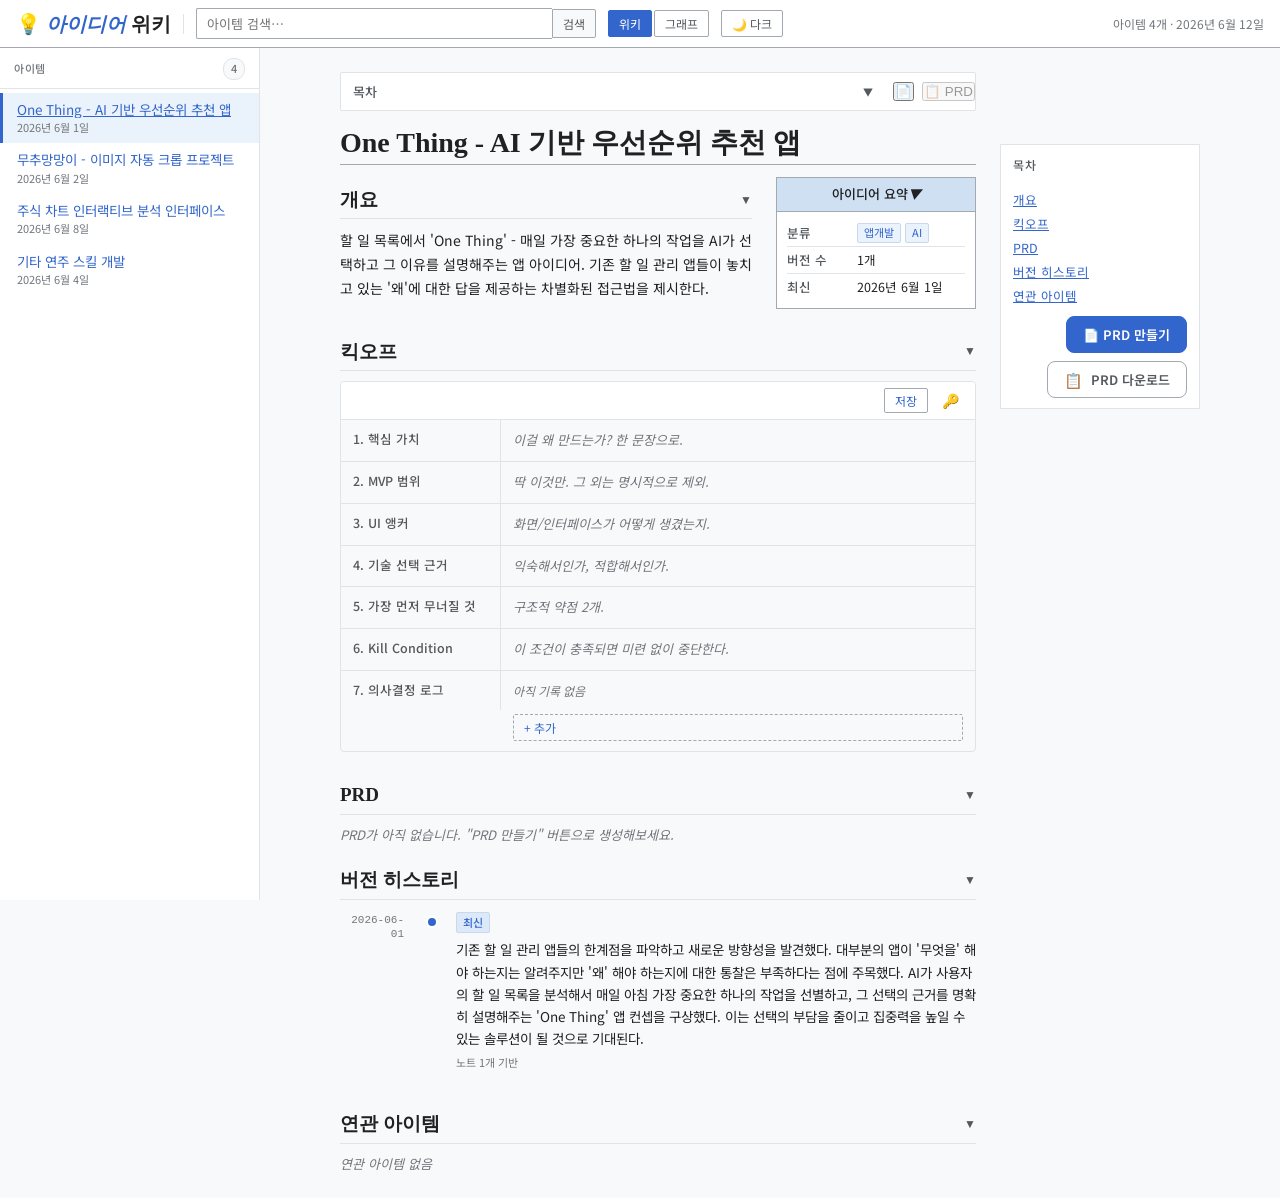
<file: index.html>
<!DOCTYPE html>
<html lang="ko">
<head>
<meta charset="UTF-8">
<meta name="viewport" content="width=device-width, initial-scale=1.0, maximum-scale=1.0, user-scalable=no">
<title>아이디어 위키</title>
<link rel="preconnect" href="https://fonts.googleapis.com">
<link href="https://fonts.googleapis.com/css2?family=Linux+Libertine:ital,wght@0,400;0,600;1,400&family=Noto+Sans+KR:wght@400;500&display=swap" rel="stylesheet">
<style>
  /* ── 공통 레이아웃 변수 ── */
  :root {
    --sidebar-w: 260px;
    --toc-w: 200px;
    --header-h: 48px;
    --bottom-bar-h: 56px;
    --font-serif: 'Linux Libertine', 'Georgia', serif;
    --font-sans: 'Noto Sans KR', 'Apple SD Gothic Neo', sans-serif;
    --font-mono: 'Courier New', monospace;
  }

  /* ── 테마: 위키피디아 라이트 (기본) ── */
  :root, [data-theme="wiki"] {
    --bg: #f8f9fa;
    --surface: #ffffff;
    --border: #a2a9b1;
    --border-light: #e0e3e7;
    --accent: #3366cc;
    --text: #202122;
    --text-muted: #54595d;
    --text-dim: #72777d;
    --infobox-header: #cee0f2;
    --infobox-border: #a2a9b1;
    --tag-bg: #eaf3fb;
    --tag-fg: #3366cc;
    --tl-line: #a2a9b1;
    --tl-dot: #3366cc;
    --tl-dot-old: #a2a9b1;
    --comment-bg: #fafafa;
    --comment-border: #e0e3e7;
    --error-bg: #fef6e4;
    --error-border: #fc3;
    --graph-bg: #f8f9fa;
    --graph-node-label: #54595d;
    --graph-node-label-hover: #202122;
    --bottom-bar-bg: #ffffff;
    --bottom-bar-active: #3366cc;
  }

  /* ── 테마: 다크 모던 ── */
  [data-theme="dark"] {
    --bg: #0e0f11;
    --surface: #16181c;
    --border: #2a2d35;
    --border-light: #2a2d35;
    --accent: #5b8dee;
    --text: #e8eaf0;
    --text-muted: #7a8099;
    --text-dim: #4a5068;
    --infobox-header: #1a2540;
    --infobox-border: #2a2d35;
    --tag-bg: #1a2540;
    --tag-fg: #5b8dee;
    --tl-line: #2a2d35;
    --tl-dot: #5b8dee;
    --tl-dot-old: #2a2d35;
    --comment-bg: #1e2026;
    --comment-border: #2a2d35;
    --error-bg: #2a1a1a;
    --error-border: #5a2a2a;
    --graph-bg: #0e0f11;
    --graph-node-label: #7a8099;
    --graph-node-label-hover: #e8eaf0;
    --bottom-bar-bg: #16181c;
    --bottom-bar-active: #5b8dee;
  }

  * { box-sizing: border-box; margin: 0; padding: 0; }

  body {
    font-family: var(--font-sans);
    background: var(--bg);
    color: var(--text);
    font-size: 14px;
    line-height: 1.6;
    overflow-x: hidden;
  }

  /* ── 헤더 ── */
  #header {
    background: var(--surface);
    border-bottom: 1px solid var(--border);
    height: var(--header-h);
    display: flex;
    align-items: center;
    padding: 0 16px;
    gap: 12px;
    position: sticky;
    top: 0;
    z-index: 100;
  }

  /* 모바일 햄버거 버튼 */
  #hamburger {
    display: none;
    border: none;
    background: none;
    cursor: pointer;
    padding: 4px;
    color: var(--text-muted);
    flex-shrink: 0;
    line-height: 1;
    font-size: 22px;
  }

  .header-logo {
    font-family: var(--font-serif);
    font-size: 20px;
    font-weight: 600;
    color: var(--text);
    white-space: nowrap;
    text-decoration: none;
    flex-shrink: 0;
  }

  .header-logo em {
    font-style: italic;
    color: var(--accent);
  }

  .header-divider {
    width: 1px;
    height: 20px;
    background: var(--border-light);
    flex-shrink: 0;
  }

  #search-wrap {
    flex: 1;
    max-width: 400px;
    display: flex;
    align-items: center;
    gap: 0;
  }

  #search {
    flex: 1;
    border: 1px solid var(--border);
    border-right: none;
    border-radius: 2px 0 0 2px;
    padding: 5px 10px;
    font-size: 13px;
    font-family: var(--font-sans);
    color: var(--text);
    background: var(--surface);
    outline: none;
    min-width: 0;
  }

  #search:focus { border-color: var(--accent); }

  .search-btn {
    border: 1px solid var(--border);
    border-radius: 0 2px 2px 0;
    background: var(--bg);
    padding: 5px 10px;
    font-size: 12px;
    color: var(--text-muted);
    cursor: pointer;
    font-family: var(--font-sans);
    flex-shrink: 0;
    white-space: nowrap;
  }

  #meta-info {
    margin-left: auto;
    font-size: 12px;
    color: var(--text-dim);
    white-space: nowrap;
    flex-shrink: 0;
  }

  #view-toggle {
    display: flex;
    gap: 2px;
    flex-shrink: 0;
  }

  .toggle-btn {
    border: 1px solid var(--border);
    background: var(--surface);
    padding: 4px 10px;
    font-size: 12px;
    font-family: var(--font-sans);
    color: var(--text-muted);
    cursor: pointer;
    border-radius: 2px;
    transition: background .1s;
    white-space: nowrap;
  }

  .toggle-btn.active {
    background: var(--accent);
    color: #fff;
    border-color: var(--accent);
  }

  /* ── 전체 레이아웃 ── */
  #layout {
    display: flex;
    min-height: calc(100vh - var(--header-h));
  }

  /* ── 왼쪽 사이드바 (아이템 목록) ── */
  #sidebar {
    width: var(--sidebar-w);
    background: var(--surface);
    border-right: 1px solid var(--border-light);
    flex-shrink: 0;
    display: flex;
    flex-direction: column;
    position: sticky;
    top: var(--header-h);
    height: calc(100vh - var(--header-h));
    overflow: hidden;
    transition: transform .25s cubic-bezier(.4,0,.2,1);
    z-index: 80;
  }

  /* 모바일 오버레이 드로어 */
  #sidebar-overlay {
    display: none;
    position: fixed;
    inset: 0;
    background: rgba(0,0,0,.45);
    z-index: 79;
    opacity: 0;
    transition: opacity .25s;
  }

  #sidebar-title {
    padding: 10px 14px 8px;
    font-size: 11px;
    font-weight: 500;
    letter-spacing: .06em;
    text-transform: uppercase;
    color: var(--text-dim);
    border-bottom: 1px solid var(--border-light);
    display: flex;
    justify-content: space-between;
    align-items: center;
  }

  #item-count {
    background: var(--bg);
    border: 1px solid var(--border-light);
    border-radius: 10px;
    padding: 1px 7px;
    font-size: 11px;
    text-transform: none;
    letter-spacing: 0;
  }

  #item-list {
    flex: 1;
    overflow-y: auto;
    padding: 4px 0;
    -webkit-overflow-scrolling: touch;
  }

  #item-list::-webkit-scrollbar { width: 4px; }
  #item-list::-webkit-scrollbar-thumb { background: var(--border-light); }

  .item-entry {
    padding: 7px 14px;
    cursor: pointer;
    border-left: 3px solid transparent;
    transition: background .1s;
  }

  .item-entry:hover { background: #f0f0f0; }

  .item-entry.active {
    background: #eaf3fb;
    border-left-color: var(--accent);
  }

  [data-theme="dark"] .item-entry:hover { background: #1e2026; }
  [data-theme="dark"] .item-entry.active { background: #1a2540; }

  .item-entry .entry-title {
    font-size: 13.5px;
    color: var(--accent);
    line-height: 1.35;
    text-decoration: underline;
    text-decoration-color: transparent;
    transition: text-decoration-color .1s;
    white-space: nowrap;
    overflow: hidden;
    text-overflow: ellipsis;
  }

  .item-entry:hover .entry-title { text-decoration-color: var(--accent); }
  .item-entry.active .entry-title { text-decoration-color: var(--accent); }

  .item-entry .entry-week {
    font-size: 11px;
    color: var(--text-dim);
    margin-top: 1px;
  }

  /* ── 메인 콘텐츠 ── */
  #main {
    flex: 1;
    overflow-y: auto;
    display: flex;
    justify-content: center;
    padding: 24px 20px;
    -webkit-overflow-scrolling: touch;
  }

  #article-wrap {
    width: 100%;
    max-width: 860px;
    display: flex;
    gap: 24px;
    align-items: flex-start;
  }

  /* ── 위키 문서 본문 ── */
  #wiki-doc {
    flex: 1;
    min-width: 0;
    display: none;
  }

  #wiki-doc.visible { display: block; }

  /* 문서 제목 */
  .doc-title {
    font-family: var(--font-serif);
    font-size: 28px;
    font-weight: 600;
    line-height: 1.25;
    border-bottom: 1px solid var(--border);
    padding-bottom: 4px;
    margin-bottom: 12px;
    color: var(--text);
  }

  .doc-subtitle {
    font-size: 12px;
    color: var(--text-dim);
    margin-bottom: 16px;
    display: flex;
    align-items: center;
    gap: 8px;
    flex-wrap: wrap;
  }

  .doc-subtitle .sep { color: var(--border); }

  /* 태그 */
  .doc-tag {
    display: inline-block;
    background: var(--tag-bg);
    color: var(--tag-fg);
    border: 1px solid #c8d8f0;
    border-radius: 2px;
    padding: 0px 6px;
    font-size: 11px;
    text-decoration: none;
    cursor: default;
  }

  /* 인포박스 */
  .infobox {
    float: right;
    clear: right;
    margin: 0 0 16px 24px;
    min-width: 200px;
    max-width: 260px;
    border: 1px solid var(--infobox-border);
    border-collapse: collapse;
    font-size: 13px;
    background: var(--surface);
  }

  .infobox-header {
    background: var(--infobox-header);
    border-bottom: 1px solid var(--infobox-border);
    padding: 6px 10px;
    font-weight: 500;
    font-size: 13px;
    text-align: center;
    color: var(--text);
  }

  .infobox-body { padding: 8px 10px; }

  .infobox-row {
    display: flex;
    gap: 6px;
    padding: 3px 0;
    border-bottom: 1px solid var(--border-light);
    font-size: 12.5px;
  }

  .infobox-row:last-child { border-bottom: none; }

  .infobox-label {
    color: var(--text-muted);
    min-width: 64px;
    flex-shrink: 0;
    font-weight: 500;
  }

  .infobox-val { color: var(--text); }

  .infobox-tags { display: flex; flex-wrap: wrap; gap: 4px; }

  /* 섹션 헤딩 */
  .wiki-h2 {
    font-family: var(--font-serif);
    font-size: 19px;
    font-weight: 600;
    border-bottom: 1px solid var(--border-light);
    padding-bottom: 3px;
    margin: 20px 0 10px;
    color: var(--text);
    cursor: pointer;
    user-select: none;
    touch-action: manipulation;
    -webkit-tap-highlight-color: transparent;
    display: flex;
    justify-content: space-between;
    align-items: center;
    position: relative;
    z-index: 1;
  }

  .wiki-h2::after {
    content: '▼';
    font-size: 12px;
    color: var(--text-muted);
    transition: transform 0.2s;
    flex-shrink: 0;
  }

  .wiki-h2.collapsed::after {
    transform: rotate(-90deg);
  }

  .wiki-section-body {
    overflow: hidden;
    max-height: 9999px;
    transition: max-height 0.3s ease;
  }

  .wiki-section-body.collapsed {
    max-height: 0;
  }

  .wiki-h3 {
    font-family: var(--font-serif);
    font-size: 15px;
    font-weight: 600;
    margin: 14px 0 6px;
    color: var(--text);
  }

  .summary-text {
    font-size: 14px;
    line-height: 1.7;
    color: var(--text);
    margin-bottom: 16px;
  }

  .wiki-body { margin-bottom: 8px; }
  .body-h3 {
    font-size: 15px;
    font-weight: 700;
    color: var(--text);
    margin: 20px 0 6px;
    padding-bottom: 4px;
    border-bottom: 1px solid var(--border-light);
  }
  .body-h4 {
    font-size: 14px;
    font-weight: 600;
    color: var(--text);
    margin: 14px 0 4px;
  }
  .body-p {
    font-size: 14px;
    line-height: 1.75;
    color: var(--text);
    margin: 0 0 10px;
  }
  .body-ul {
    font-size: 14px;
    line-height: 1.75;
    color: var(--text);
    padding-left: 20px;
    margin: 6px 0 10px;
  }
  .body-code {
    font-family: var(--font-mono);
    font-size: 12.5px;
    background: var(--bg);
    border: 1px solid var(--border-light);
    border-radius: 3px;
    padding: 1px 5px;
  }

  .body-table {
    border-collapse: collapse;
    width: 100%;
    font-size: 13.5px;
    margin: 10px 0 14px;
    overflow-x: auto;
    display: block;
  }
  .body-table th, .body-table td {
    border: 1px solid var(--border-light);
    padding: 6px 10px;
    text-align: left;
    color: var(--text);
  }
  .body-table th {
    background: var(--infobox-header);
    font-weight: 600;
  }
  .body-table tr:nth-child(even) td {
    background: var(--surface);
  }

  .body-inline-img {
    max-width: 100%;
    height: auto;
    border-radius: 4px;
    margin: 8px 0;
    display: block;
    border: 1px solid var(--border-light);
  }

  /* 같이 보기 */
  .see-also-list { list-style: none; padding: 0; margin: 0 0 16px; }
  .see-also-item {
    padding: 8px 12px;
    border-left: 3px solid var(--accent, #4a7fc1);
    margin-bottom: 8px;
    background: var(--surface);
    border-radius: 0 4px 4px 0;
    font-size: 14px;
    line-height: 1.6;
  }
  .see-also-name { font-weight: 600; color: var(--text); }
  .see-also-link { margin-left: 6px; color: var(--accent, #4a7fc1); text-decoration: none; font-size: 12px; }
  .see-also-desc { color: var(--text-muted); }

  /* 타임라인 */
  .timeline { position: relative; padding-left: 0; }

  .tl-item {
    display: flex;
    gap: 0;
    position: relative;
    margin-bottom: 0;
  }

  .tl-gutter {
    width: 80px;
    flex-shrink: 0;
    padding-right: 16px;
    padding-top: 3px;
    text-align: right;
    position: relative;
  }

  .tl-gutter::after {
    content: '';
    position: absolute;
    right: -1px;
    top: 10px;
    bottom: -10px;
    width: 1px;
    background: var(--tl-line);
  }

  .tl-item:last-child .tl-gutter::after { display: none; }

  .tl-date {
    font-size: 11px;
    color: var(--text-dim);
    font-family: var(--font-mono);
    line-height: 1.3;
  }

  .tl-connector {
    width: 24px;
    flex-shrink: 0;
    display: flex;
    flex-direction: column;
    align-items: center;
    padding-top: 6px;
    position: relative;
  }

  .tl-dot {
    width: 10px;
    height: 10px;
    border-radius: 50%;
    border: 2px solid var(--surface);
    background: var(--tl-dot-old);
    flex-shrink: 0;
    z-index: 1;
  }

  .tl-item:first-child .tl-dot {
    background: var(--tl-dot);
    width: 12px;
    height: 12px;
  }

  .tl-connector::after {
    content: '';
    position: absolute;
    top: 18px;
    bottom: -6px;
    left: 50%;
    transform: translateX(-50%);
    width: 1px;
    background: var(--tl-line);
  }

  .tl-item:last-child .tl-connector::after { display: none; }

  .tl-body {
    flex: 1;
    padding: 0 0 18px 12px;
  }

  .tl-badge {
    display: inline-block;
    font-size: 11px;
    font-weight: 500;
    background: var(--infobox-header);
    color: var(--text-muted);
    border: 1px solid var(--border-light);
    border-radius: 2px;
    padding: 1px 6px;
    margin-bottom: 5px;
  }

  .tl-item:first-child .tl-badge {
    background: #dce9f8;
    color: var(--accent);
    border-color: #c8d8f0;
  }

  .tl-content {
    font-size: 13.5px;
    line-height: 1.65;
    color: var(--text);
  }

  .tl-sources {
    margin-top: 4px;
    font-size: 11px;
    color: var(--text-dim);
  }

  /* 연관 아이템 */
  .related-list {
    display: flex;
    flex-wrap: wrap;
    gap: 6px;
    margin-top: 4px;
  }

  .related-link {
    color: var(--accent);
    font-size: 13px;
    text-decoration: underline;
    cursor: pointer;
    padding: 2px 0;
  }

  .related-link:hover { color: #2a55aa; }

  .no-content {
    font-size: 13px;
    color: var(--text-dim);
    font-style: italic;
  }

  /* 코멘트 */
  .comment-item {
    border-left: 3px solid var(--border-light);
    padding: 6px 12px;
    margin-bottom: 10px;
    background: var(--comment-bg);
  }

  .comment-date {
    font-size: 11px;
    color: var(--text-dim);
    font-family: var(--font-mono);
    margin-bottom: 3px;
  }

  .comment-text {
    font-size: 13.5px;
    line-height: 1.6;
    color: var(--text);
    white-space: pre-wrap;
  }

  /* 목차 (TOC) */
  #toc {
    width: var(--toc-w);
    flex-shrink: 0;
    position: sticky;
    top: calc(var(--header-h) + 24px);
    align-self: flex-start;
    font-size: 12.5px;
    display: none;
  }

  #toc.visible { display: block; }

  /* 모바일 TOC — 접힘 가능 */
  #toc-mobile {
    display: none;
    border: 1px solid var(--border-light);
    background: var(--surface);
    margin-bottom: 14px;
    border-radius: 2px;
    overflow: hidden;
  }

  #toc-mobile.visible { display: block; }

  #toc-mobile-toggle {
    width: 100%;
    text-align: left;
    padding: 9px 12px;
    background: none;
    border: none;
    font-size: 13px;
    font-family: var(--font-sans);
    color: var(--text-muted);
    cursor: pointer;
    display: flex;
    justify-content: space-between;
    align-items: center;
    font-weight: 500;
  }

  #toc-mobile-arrow {
    transition: transform .2s;
    font-size: 10px;
  }

  #toc-mobile-list {
    display: none;
    padding: 4px 12px 10px;
    list-style: none;
  }

  #toc-mobile-list.open { display: block; }

  #toc-mobile-list li {
    padding: 3px 0;
    color: var(--accent);
    text-decoration: underline;
    cursor: pointer;
    font-size: 13px;
  }

  .toc-box {
    border: 1px solid var(--border-light);
    background: var(--surface);
    padding: 10px 12px;
  }

  .toc-title {
    font-weight: 500;
    font-size: 12px;
    margin-bottom: 6px;
    color: var(--text-muted);
    text-transform: uppercase;
    letter-spacing: .05em;
  }

  .toc-list { list-style: none; }

  .toc-item {
    padding: 2px 0;
    color: var(--accent);
    text-decoration: underline;
    cursor: pointer;
    font-size: 12.5px;
  }

  .toc-item:hover { color: #2a55aa; }

  /* 빈 상태 */
  #empty-state {
    display: flex;
    flex-direction: column;
    align-items: center;
    justify-content: center;
    gap: 12px;
    padding: 80px 20px;
    color: var(--text-dim);
    font-style: italic;
    font-family: var(--font-serif);
    font-size: 16px;
  }

  /* 에러 */
  #error-banner {
    background: var(--error-bg);
    border: 1px solid var(--error-border);
    border-left: 4px solid var(--error-border);
    padding: 10px 14px;
    font-size: 13px;
    color: var(--text);
    margin-bottom: 16px;
    display: none;
    line-height: 1.6;
  }

  #error-banner.visible { display: block; }


  /* ── PRD 섹션 ── */
  .prd-section {
    margin-bottom: 16px;
  }

  .prd-meta {
    display: flex;
    align-items: center;
    gap: 10px;
    margin-bottom: 10px;
  }

  .prd-badge {
    display: inline-block;
    font-size: 11px;
    font-weight: 700;
    letter-spacing: .04em;
    color: #fff;
    background: var(--accent);
    border-radius: 4px;
    padding: 2px 8px;
    vertical-align: middle;
  }

  .prd-hist-count {
    font-size: 12px;
    color: var(--text-muted);
    cursor: pointer;
  }

  .prd-body {
    background: var(--surface);
    border: 1px solid var(--border-light);
    border-radius: 6px;
    padding: 14px 16px;
    font-size: 13.5px;
    line-height: 1.75;
  }

  .prd-body h2, .prd-body .body-h3 { margin-top: 14px; }
  .prd-body h2:first-child, .prd-body .body-h3:first-child { margin-top: 0; }

  /* PRD 히스토리 */
  .prd-history {
    margin-top: 16px;
    border-top: 1px dashed var(--border-light);
    padding-top: 12px;
  }

  .prd-history-title {
    font-size: 12px;
    font-weight: 600;
    color: var(--text-muted);
    letter-spacing: .04em;
    margin-bottom: 10px;
    text-transform: uppercase;
  }

  .prd-hist-item {
    margin-bottom: 14px;
    opacity: .75;
    transition: opacity .15s;
  }

  .prd-hist-item:hover { opacity: 1; }

  .prd-hist-date {
    font-size: 11px;
    font-weight: 600;
    color: var(--text-muted);
    margin-bottom: 6px;
  }

  .prd-hist-body {
    background: var(--bg);
    border: 1px solid var(--border-light);
    border-radius: 6px;
    padding: 10px 14px;
    font-size: 12.5px;
    line-height: 1.7;
    color: var(--text-muted);
  }

  /* ── 킥오프 섹션 ── */
  .kickoff-block {
    border: 1px solid var(--border-light);
    border-radius: 4px;
    overflow: hidden;
    margin-bottom: 8px;
  }

  .kickoff-save-bar {
    display: flex;
    align-items: center;
    gap: 8px;
    padding: 6px 10px;
    background: var(--surface);
    border-bottom: 1px solid var(--border-light);
    justify-content: flex-end;
  }

  .kickoff-save-msg {
    font-size: 12px;
    color: var(--text-dim);
    flex: 1;
    min-width: 0;
  }
  .kickoff-save-msg.saving { color: var(--text-muted); }
  .kickoff-save-msg.saved  { color: #2e7d32; }
  .kickoff-save-msg.error  { color: #c62828; }

  .kickoff-save-btn {
    font-size: 12px;
    padding: 3px 10px;
    border: 1px solid var(--border);
    background: var(--surface);
    color: var(--accent);
    cursor: pointer;
    border-radius: 2px;
    font-family: var(--font-sans);
    white-space: nowrap;
  }
  .kickoff-save-btn:hover { background: var(--tag-bg); }

  .kickoff-cancel-btn {
    font-size: 12px;
    padding: 3px 10px;
    border: 1px solid var(--border);
    background: var(--surface);
    color: var(--text-muted);
    cursor: pointer;
    border-radius: 2px;
    font-family: var(--font-sans);
  }
  .kickoff-cancel-btn:hover { background: var(--bg); }

  .kickoff-token-btn {
    font-size: 14px;
    padding: 2px 6px;
    border: none;
    background: transparent;
    cursor: pointer;
    color: var(--text-dim);
    border-radius: 2px;
  }
  .kickoff-token-btn:hover { color: var(--accent); }

  .kickoff-row {
    display: flex;
    border-bottom: 1px solid var(--border-light);
  }
  .kickoff-row:last-child { border-bottom: none; }

  .kickoff-label {
    flex-shrink: 0;
    width: 160px;
    padding: 10px 12px;
    font-size: 12.5px;
    font-weight: 500;
    color: var(--text-muted);
    background: var(--bg);
    border-right: 1px solid var(--border-light);
    line-height: 1.5;
  }

  .kickoff-value {
    flex: 1;
    padding: 10px 12px;
    font-size: 13px;
    line-height: 1.6;
    color: var(--text);
    outline: none;
    min-height: 40px;
    white-space: pre-wrap;
    word-break: break-word;
    transition: background .1s;
  }
  .kickoff-value:focus {
    background: var(--tag-bg);
    box-shadow: inset 2px 0 0 var(--accent);
  }
  .kickoff-value.kickoff-empty::before {
    content: attr(data-placeholder);
    color: var(--text-dim);
    pointer-events: none;
    font-style: italic;
  }
  .kickoff-value.kickoff-empty:focus::before { display: none; }

  /* 의사결정 로그 */
  .kickoff-log-section { align-items: flex-start; }

  .kickoff-log-body {
    flex: 1;
    padding: 10px 12px;
  }

  .kickoff-log-empty {
    font-size: 12px;
    color: var(--text-dim);
    font-style: italic;
    margin-bottom: 8px;
  }

  .kickoff-log-item {
    border: 1px solid var(--border-light);
    border-radius: 3px;
    padding: 8px 10px;
    margin-bottom: 6px;
    font-size: 12.5px;
    background: var(--bg);
  }

  .kickoff-log-meta {
    display: flex;
    justify-content: space-between;
    align-items: center;
    margin-bottom: 4px;
  }

  .kickoff-log-date {
    font-size: 11px;
    color: var(--text-dim);
  }

  .kickoff-log-del {
    font-size: 11px;
    border: none;
    background: transparent;
    color: var(--text-dim);
    cursor: pointer;
    padding: 0 2px;
    line-height: 1;
  }
  .kickoff-log-del:hover { color: #c62828; }

  .kickoff-log-decision,
  .kickoff-log-reason,
  .kickoff-log-alt {
    font-size: 12.5px;
    line-height: 1.5;
    color: var(--text);
    margin-top: 2px;
  }

  .kickoff-log-add-btn {
    margin-top: 6px;
    font-size: 12px;
    padding: 4px 10px;
    border: 1px dashed var(--border);
    background: transparent;
    color: var(--accent);
    cursor: pointer;
    border-radius: 2px;
    font-family: var(--font-sans);
    width: 100%;
    text-align: left;
  }
  .kickoff-log-add-btn:hover { background: var(--tag-bg); }

  .kickoff-log-form {
    margin-top: 8px;
    display: flex;
    flex-direction: column;
    gap: 6px;
  }

  .kickoff-log-input {
    font-size: 12.5px;
    font-family: var(--font-sans);
    padding: 6px 8px;
    border: 1px solid var(--border);
    border-radius: 2px;
    background: var(--surface);
    color: var(--text);
    resize: vertical;
    width: 100%;
  }
  .kickoff-log-input:focus { outline: none; border-color: var(--accent); }

  .kickoff-log-form-btns {
    display: flex;
    gap: 6px;
  }

  /* 모바일 대응 */
  @media (max-width: 640px) {
    .kickoff-label { width: 110px; font-size: 11.5px; }
    .kickoff-value { font-size: 12.5px; }
  }
  /* 그래프 뷰 */
  #graph-view {
    display: none;
    flex: 1;
    position: relative;
    background: var(--bg);
  }

  #graph-view.visible { display: block; }

  #graph-canvas {
    width: 100%;
    height: calc(100vh - var(--header-h));
    display: block;
    cursor: grab;
    touch-action: none;
  }

  #graph-canvas:active { cursor: grabbing; }

  #graph-tooltip {
    position: absolute;
    background: var(--surface);
    border: 1px solid var(--border);
    padding: 6px 10px;
    font-size: 12px;
    color: var(--text);
    pointer-events: none;
    opacity: 0;
    transition: opacity .12s;
    max-width: 180px;
    line-height: 1.4;
    z-index: 10;
    box-shadow: 1px 2px 4px rgba(0,0,0,.12);
  }

  #graph-tooltip.visible { opacity: 1; }

  #graph-controls {
    position: absolute;
    bottom: 20px;
    right: 20px;
    display: flex;
    flex-direction: column;
    gap: 2px;
  }

  .gc-btn {
    width: 36px;
    height: 36px;
    background: var(--surface);
    border: 1px solid var(--border);
    color: var(--text-muted);
    font-size: 18px;
    cursor: pointer;
    display: flex;
    align-items: center;
    justify-content: center;
    font-family: var(--font-sans);
    touch-action: manipulation;
  }

  .gc-btn:hover { background: var(--bg); color: var(--accent); }

  /* 그래프 범례 */
  #graph-legend {
    position: absolute;
    bottom: 20px;
    right: 70px;          /* gc-controls(36px) + gap */
    min-width: 130px;
    max-width: 220px;
    background: var(--surface);
    border: 1px solid var(--border);
    border-radius: 7px;
    box-shadow: 1px 2px 6px rgba(0,0,0,.13);
    font-size: 12px;
    color: var(--text);
    user-select: none;
    z-index: 20;
    cursor: default;
  }

  #graph-legend-header {
    display: flex;
    align-items: center;
    justify-content: space-between;
    padding: 6px 10px 5px;
    font-weight: 600;
    font-size: 11px;
    letter-spacing: .03em;
    color: var(--text-muted);
    cursor: grab;
    border-bottom: 1px solid var(--border-light);
    border-radius: 7px 7px 0 0;
  }

  #graph-legend-header:active { cursor: grabbing; }

  #graph-legend-toggle {
    font-size: 10px;
    cursor: pointer;
    padding: 1px 4px;
    border-radius: 3px;
    background: var(--bg);
    border: 1px solid var(--border-light);
    color: var(--text-muted);
    line-height: 1.5;
  }

  #graph-legend-body {
    padding: 7px 10px 8px;
    display: flex;
    flex-direction: column;
    gap: 5px;
  }

  #graph-legend-body.hidden { display: none; }

  .legend-row {
    display: flex;
    align-items: center;
    gap: 7px;
    line-height: 1.4;
    white-space: nowrap;
  }

  .legend-dot {
    width: 12px;
    height: 12px;
    border-radius: 50%;
    flex-shrink: 0;
    border: 1.5px solid rgba(255,255,255,.5);
    display: inline-block;
  }

  .legend-line {
    height: 2px;
    width: 22px;
    flex-shrink: 0;
    border-radius: 1px;
    display: inline-block;
  }

  #graph-legend.collapsed #graph-legend-body { display: none; }


  /* PRD 만들기 버튼 */
  #prd-generate-btn {
    display: none;
    align-items: center;
    gap: 8px;
    padding: 8px 16px;
    background: var(--accent);
    border: 1.5px solid var(--accent);
    border-radius: 8px;
    color: #fff;
    font-size: 13px;
    font-family: var(--font-sans);
    font-weight: 600;
    cursor: pointer;
    transition: background .18s, transform .12s, opacity .15s;
    touch-action: manipulation;
    -webkit-tap-highlight-color: transparent;
    margin-left: auto;
  }
  #prd-generate-btn.visible { display: flex; }
  #prd-generate-btn:hover { background: var(--accent-hover, var(--accent)); opacity: .9; }
  #prd-generate-btn:active { transform: scale(.97); }
  #prd-generate-btn:disabled { opacity: .55; cursor: wait; }

  /* PRD 다운로드 버튼 (uiverse faxriddin20 스타일 기반) */
  #prd-download-btn {
    display: none;              /* 아이템 선택 시 표시 */
    align-items: center;
    gap: 8px;
    padding: 8px 16px;
    background: var(--surface);
    border: 1.5px solid var(--accent);
    border-radius: 8px;
    color: var(--accent);
    font-size: 13px;
    font-family: var(--font-sans);
    font-weight: 600;
    cursor: pointer;
    transition: background .18s, color .18s, box-shadow .18s, transform .12s;
    box-shadow: 0 2px 8px rgba(51,102,204,.10);
    position: relative;
    overflow: hidden;
    touch-action: manipulation;
    -webkit-tap-highlight-color: transparent;
    margin-left: auto;
  }

  #prd-download-btn::before {
    content: '';
    position: absolute;
    inset: 0;
    background: var(--accent);
    opacity: 0;
    transition: opacity .18s;
    border-radius: inherit;
  }

  #prd-download-btn:hover::before { opacity: .08; }
  #prd-download-btn:active { transform: scale(.97); }

  #prd-download-btn.visible { display: flex; }
  #prd-download-btn.no-prd {
    border-color: var(--border);
    color: var(--text-muted);
    cursor: not-allowed;
    box-shadow: none;
  }

  #prd-download-btn .prd-icon {
    font-size: 15px;
    line-height: 1;
    flex-shrink: 0;
  }

  #prd-download-btn .prd-ripple {
    position: absolute;
    border-radius: 50%;
    background: var(--accent);
    opacity: .25;
    transform: scale(0);
    animation: prd-ripple .5s linear;
    pointer-events: none;
  }

  @keyframes prd-ripple {
    to { transform: scale(4); opacity: 0; }
  }

  /* 데스크탑 TOC 박스에 PRD 버튼 배치용 */
  .toc-box {
    display: flex;
    flex-direction: column;
    gap: 8px;
  }

  /* 로딩 */
  #load-overlay {
    position: fixed; inset: 0;
    background: var(--surface);
    display: flex;
    align-items: center;
    justify-content: center;
    flex-direction: column;
    gap: 14px;
    z-index: 200;
    transition: opacity .3s;
  }

  #load-overlay.hidden { opacity: 0; pointer-events: none; }

  .spinner {
    width: 28px; height: 28px;
    border: 2px solid var(--border-light);
    border-top-color: var(--accent);
    border-radius: 50%;
    animation: spin .7s linear infinite;
  }

  @keyframes spin { to { transform: rotate(360deg); } }

  #load-msg {
    font-size: 13px;
    color: var(--text-dim);
    font-family: var(--font-serif);
    font-style: italic;
  }

  /* 하단 탭바 (모바일 전용) */
  #bottom-bar {
    display: none;
    position: fixed;
    bottom: 0;
    left: 0;
    right: 0;
    height: var(--bottom-bar-h);
    background: var(--bottom-bar-bg);
    border-top: 1px solid var(--border-light);
    z-index: 90;
    justify-content: space-around;
    align-items: center;
    padding: 0 8px;
    padding-bottom: env(safe-area-inset-bottom, 0px);
  }

  .bb-tab {
    flex: 1;
    display: flex;
    flex-direction: column;
    align-items: center;
    justify-content: center;
    gap: 3px;
    padding: 6px 4px;
    cursor: pointer;
    border: none;
    background: none;
    color: var(--text-dim);
    font-family: var(--font-sans);
    font-size: 10px;
    border-radius: 6px;
    transition: color .15s;
    -webkit-tap-highlight-color: transparent;
  }

  .bb-tab .bb-icon { font-size: 20px; line-height: 1; }
  .bb-tab.active { color: var(--bottom-bar-active); }

  /* clearfix */
  .clearfix::after { content: ''; display: table; clear: both; }

  /* 이미지 첨부 카드 — 모바일 세로 스택 */
  .attach-card {
    border: 1px solid var(--border-light);
    padding: 10px;
    margin-bottom: 10px;
    display: flex;
    gap: 12px;
    background: var(--surface);
    align-items: flex-start;
  }

  .attach-thumb {
    width: 120px;
    height: 90px;
    object-fit: cover;
    border: 1px solid var(--border-light);
    flex-shrink: 0;
    cursor: pointer;
    display: block;
  }

  .attach-thumb-placeholder {
    width: 120px;
    height: 90px;
    background: var(--bg);
    border: 1px solid var(--border-light);
    display: flex;
    align-items: center;
    justify-content: center;
    font-size: 28px;
    flex-shrink: 0;
  }

  .attach-meta { flex: 1; min-width: 0; }

  .attach-filename {
    font-size: 11px;
    color: var(--text-dim);
    font-family: var(--font-mono);
    margin-bottom: 4px;
    overflow: hidden;
    text-overflow: ellipsis;
    white-space: nowrap;
  }

  .attach-summary {
    font-size: 13.5px;
    font-weight: 500;
    margin-bottom: 6px;
  }

  .attach-desc {
    font-size: 12.5px;
    color: var(--text-muted);
    margin-bottom: 4px;
    font-style: italic;
  }

  .attach-ocr {
    font-size: 12.5px;
    color: var(--text-muted);
    white-space: pre-wrap;
  }

  /* ── 반응형 ── */

  /* 중간 (태블릿) */
  @media (max-width: 900px) {
    #toc { display: none !important; }
    .infobox { max-width: 220px; min-width: 180px; }
    #meta-info { display: none; }
    .header-divider { display: none; }
  }

  /* 모바일 */
  @media (max-width: 640px) {
    :root {
      --header-h: 48px;
      --sidebar-w: 280px;
    }

    body {
      padding-bottom: var(--bottom-bar-h);
    }

    /* 헤더 축소 */
    #hamburger { display: flex; }
    #view-toggle { display: none; }

    /* 사이드바를 슬라이드인 드로어로 전환 */
    #sidebar {
      position: fixed;
      top: 0;
      left: 0;
      height: 100%;
      transform: translateX(-100%);
      z-index: 80;
      box-shadow: 2px 0 12px rgba(0,0,0,.18);
    }

    #sidebar.open {
      transform: translateX(0);
    }

    #sidebar-overlay {
      display: block;
      pointer-events: none;
    }

    #sidebar-overlay.open {
      opacity: 1;
      pointer-events: auto;
    }

    /* 메인 패딩 축소 */
    #main {
      padding: 16px 12px;
    }

    /* 하단 탭바 표시 */
    #bottom-bar { display: flex; }

    /* 인포박스: float 해제, 전체 너비 */
    .infobox {
      float: none;
      max-width: 100%;
      min-width: unset;
      width: 100%;
      margin: 0 0 16px 0;
    }

    /* 모바일 인포박스 토글 */
    .infobox-header {
      cursor: pointer;
      user-select: none;
      touch-action: manipulation;
      -webkit-tap-highlight-color: transparent;
      display: flex;
      justify-content: space-between;
      align-items: center;
    }
    .infobox-toggle-icon { font-style: normal; transition: transform 0.2s; }
    .infobox.collapsed .infobox-toggle-icon { transform: rotate(-90deg); }
    .infobox-body {
      overflow: hidden;
      max-height: 600px;
      transition: max-height 0.25s ease, padding 0.25s ease;
    }
    .infobox.collapsed .infobox-body {
      max-height: 0;
      padding-top: 0;
      padding-bottom: 0;
    }

    /* 문서 제목 크기 축소 */
    .doc-title { font-size: 22px; }

    /* 타임라인 거터 축소 */
    .tl-gutter { width: 56px; }
    .tl-date { font-size: 10px; }

    .prd-mobile-btn {
      padding: 6px 10px;
      background: var(--surface);
      border: 1.5px solid var(--accent);
      border-radius: 7px;
      color: var(--accent);
      font-size: 12px;
      font-weight: 600;
      cursor: pointer;
      white-space: nowrap;
      touch-action: manipulation;
      -webkit-tap-highlight-color: transparent;
    }
    .prd-mobile-btn:active { opacity: .7; }

    /* 이미지 첨부 카드: 모바일에서 세로 스택 */
    .attach-card { flex-direction: column; }
    .attach-thumb, .attach-thumb-placeholder {
      width: 100%;
      height: 180px;
    }

    /* TOC 모바일 버전 표시 */
    #toc-mobile { display: block; }

    /* 그래프 캔버스 높이 조정 */
    #graph-canvas {
      height: calc(100vh - var(--header-h) - var(--bottom-bar-h));
    }

    /* 그래프 컨트롤 버튼 크기 */
    .gc-btn { width: 44px; height: 44px; }

    #search-wrap { max-width: unset; }
    .header-logo { font-size: 17px; }
  }

  @media (max-width: 380px) {
    .header-logo { display: none; }
  }
</style>
<script>
// AUTO-GENERATED: wiki.json 인라인 데이터
const WIKI_DATA = {
  "schema_version": "1",
  "updated_at": "2026-06-12T04:02:37.865311+00:00",
  "last_processed_at": "2026-06-12T04:02:37.128072+00:00",
  "items": [
    {
      "id": "item_356aafe9",
      "title": "One Thing - AI 기반 우선순위 추천 앱",
      "tags": [
        "앱개발",
        "AI"
      ],
      "summary": "할 일 목록에서 'One Thing' - 매일 가장 중요한 하나의 작업을 AI가 선택하고 그 이유를 설명해주는 앱 아이디어. 기존 할 일 관리 앱들이 놓치고 있는 '왜'에 대한 답을 제공하는 차별화된 접근법을 제시한다.",
      "versions": [
        {
          "week": "2026-06-01",
          "content": "기존 할 일 관리 앱들의 한계점을 파악하고 새로운 방향성을 발견했다. 대부분의 앱이 '무엇을' 해야 하는지는 알려주지만 '왜' 해야 하는지에 대한 통찰은 부족하다는 점에 주목했다. AI가 사용자의 할 일 목록을 분석해서 매일 아침 가장 중요한 하나의 작업을 선별하고, 그 선택의 근거를 명확히 설명해주는 'One Thing' 앱 컨셉을 구상했다. 이는 선택의 부담을 줄이고 집중력을 높일 수 있는 솔루션이 될 것으로 기대된다.",
          "source_note_ids": [
            "1AY6W0eLvSNcs4BLR79ZfYe7Ro4xjUyzAX4K3pjpcTVI"
          ]
        }
      ],
      "related": [],
      "comments": []
    },
    {
      "id": "item_58345194",
      "title": "무추망망이 - 이미지 자동 크롭 프로젝트",
      "tags": [
        "#무추망망이",
        "#이미지크롭",
        "#opencv",
        "#프로젝트아이디어",
        "#자동화기술",
        "#이미지처리",
        "#자동크롭",
        "#이미지크롤링",
        "#집만들기",
        "#자동화"
      ],
      "summary": "무추망망이 프로젝트의 일환으로 진행되는 이미지 자동 크롭 기술 개발 아이디어. OpenCV를 활용한 구현을 계획하고 있으며, 모바일 메시지 화면 스크린샷을 대상으로 한 자동 크롭 기능을 포함한다. 프로젝트에 대한 긍정적인 피드백을 받은 상태이다.",
      "versions": [
        {
          "week": "2026-06-02",
          "content": "'무추망망이 집 만들기' 프로젝트의 일환으로 이미지 자동 크롭 기술 개발이 시작되었다. 주요 목표는 스마트폰 메시지 화면 스크린샷에서 캐릭터 이미지나 특정 영역을 자동으로 감지하고 크롭하는 것이다. OpenCV를 활용한 구현 방향을 설정했으며, 이미지 처리와 컴퓨터 비전 기술을 통해 자동화된 크롭 시스템을 만들 계획이다. 프로젝트에 대해 주변에서 긍정적인 반응을 받았으며('어무이가 인정하셨네'), 이는 프로젝트의 실용성과 가치가 인정받고 있음을 의미한다. '똑똑망망이'라는 별칭도 생겼으며, 이는 프로젝트의 지능적인 자동화 특성을 잘 보여준다.",
          "source_note_ids": [
            "1zn2Zcgk087Ie3YBh4pMF_JjYj-d2N19r"
          ],
          "tokens": 0
        },
        {
          "week": "2026-06-01",
          "content": "무추망망이 프로젝트의 이미지 크롤링 기술에 대한 구체적인 방향을 설정했습니다. OpenCV를 활용한 자동 크롭 기능 개발을 계획하고 있으며, 특히 모바일 채팅 화면에서 이미지를 자동으로 감지하고 추출하는 기능에 집중하고 있습니다. 프로젝트에 대한 외부 피드백도 긍정적이어서 개발 동기가 높은 상태입니다.",
          "source_note_ids": [
            "1zn2Zcgk087Ie3YBh4pMF_JjYj-d2N19r"
          ]
        },
        {
          "week": "2026-06-01",
          "content": "무추망망이 프로젝트의 이미지 자동 크롭 기술에 대한 구체적인 구현 방향을 설정했다. OpenCV를 활용한 자동 크롭 기능 개발을 계획하고 있으며, 특히 모바일 메시지 스크린샷과 같은 특정 용도에 특화된 크롭 기능을 구현할 예정이다. 아이디어에 대한 긍정적인 피드백을 받아 프로젝트 진행에 대한 확신을 얻었으며, 실제 구현 단계로 진행할 준비가 되었다.",
          "source_note_ids": [
            "1zn2Zcgk087Ie3YBh4pMF_JjYj-d2N19r"
          ]
        },
        {
          "week": "2026-06-01",
          "content": "무추망망이 프로젝트의 이미지 자동 크롭 기능에 대한 구체적인 계획을 세웠다. OpenCV를 핵심 기술로 활용하여 모바일 메시지 화면 스크린샷의 자동 크롭 기능을 구현할 예정이다. 아이디어에 대한 긍정적인 피드백을 받아 실제 개발 단계로 진입할 동기를 얻었다. 프로젝트명인 '무추망망이' 또는 '뚜뚜망망이'로 브랜딩하며 프로젝트의 정체성도 함께 구축해나가고 있다.",
          "source_note_ids": [
            "1zn2Zcgk087Ie3YBh4pMF_JjYj-d2N19r"
          ]
        },
        {
          "week": "2026-06-01",
          "content": "무추망망이 집 만들기 프로젝트의 구체적인 방향이 채팅 메시지 이미지 자동 크롭 기능으로 확정되었다. 어머니로부터 아이디어에 대한 인정을 받으며 긍정적인 반응을 얻었다. OpenCV를 활용해 채팅 스크린샷에서 이미지를 자동으로 인식하고 크롭하는 기술을 개발할 예정이다. 실제 채팅 스크린샷을 예시로 활용하여 구현 방향을 구체화하고 있으며, 이를 통해 실용적인 자동화 도구로 발전시킬 계획이다.",
          "source_note_ids": [
            "1zn2Zcgk087Ie3YBh4pMF_JjYj-d2N19r"
          ]
        },
        {
          "week": "2026-06-01",
          "content": "이번 주 무추망망이 프로젝트에서 새로운 방향성이 제시되었다. 이미지 자동 크롭 기술을 핵심 기능으로 개발하려는 아이디어가 구체화되었으며, OpenCV 라이브러리를 활용한 기술적 접근법이 계획되었다. 특히 아이디어에 대한 외부 검증('어무이가 인정하셨네')을 받음으로써 프로젝트의 실현 가능성이 높아졌다. '똑똑망망이'라는 별칭으로 프로젝트를 진행하며, 자동화 기술을 통한 이미지 처리 솔루션 개발에 집중하고 있다.",
          "source_note_ids": [
            "1zn2Zcgk087Ie3YBh4pMF_JjYj-d2N19r"
          ]
        }
      ],
      "related": [],
      "comments": [],
      "attachments": [
        {
          "type": "image",
          "drive_id": "1nOcTvos89wm1vplTfzVkrjAu9MK3wI3F",
          "filename": "Notes_260602_144020.pdf_drawing",
          "ocr_text": "",
          "summary": "스마트폰 채팅 앱 인터페이스의 스크린샷을 손으로 그린 박스 안에 넣은 그림. 채팅 메시지와 아니메 캐릭터 이미지가 포함되어 있음",
          "tags": [],
          "pic_drive_id": "1nOcTvos89wm1vplTfzVkrjAu9MK3wI3F",
          "description": "스마트폰 채팅 앱 인터페이스의 스크린샷을 손으로 그린 박스 안에 넣은 그림. 채팅 메시지와 아니메 캐릭터 이미지가 포함되어 있음"
        },
        {
          "type": "image",
          "drive_id": "1rDeiLc2r4fSc3ZITWpYiwPruxlpGNNw-",
          "filename": "Notes_260602_144020.pdf_drawing",
          "ocr_text": "",
          "summary": "스크린샷에서 아래쪽으로 향하는 화살표",
          "tags": [],
          "pic_drive_id": "1rDeiLc2r4fSc3ZITWpYiwPruxlpGNNw-",
          "description": "스크린샷에서 아래쪽으로 향하는 화살표"
        },
        {
          "type": "image",
          "drive_id": "1SDnWdwHIMqB7NBYFEjAe1mdfeUDtidMr",
          "filename": "Notes_260602_144020.pdf_drawing",
          "ocr_text": "",
          "summary": "채팅 애플리케이션의 스크린샷으로, 검은 배경에 메시지들과 애니메이션 캐릭터 이미지가 포함된 대화창",
          "tags": [],
          "pic_drive_id": "1SDnWdwHIMqB7NBYFEjAe1mdfeUDtidMr",
          "description": "채팅 애플리케이션의 스크린샷으로, 검은 배경에 메시지들과 애니메이션 캐릭터 이미지가 포함된 대화창"
        },
        {
          "type": "image",
          "drive_id": "1YhduqR1pb5kcp13_VaYE6QhUTm4TEC_K",
          "filename": "Notes_260602_144020.pdf_drawing",
          "ocr_text": "",
          "summary": "스크린샷을 가리키는 화살표와 '이미지 자동 크롭'이라는 손글씨 텍스트",
          "tags": [],
          "pic_drive_id": "1YhduqR1pb5kcp13_VaYE6QhUTm4TEC_K",
          "description": "스크린샷을 가리키는 화살표와 '이미지 자동 크롭'이라는 손글씨 텍스트"
        },
        {
          "type": "image",
          "drive_id": "1kOQlQ6V6JcdSQ_A6QX2n1QGPZ6IQ5kwi",
          "filename": "Notes_260602_144020.pdf_drawing",
          "ocr_text": "",
          "summary": "모바일 메시지 인터페이스 스크린샷을 손으로 그린 그림. 검은색 배경에 메시지와 애니메이션 캐릭터 이미지가 포함되어 있음",
          "tags": [],
          "pic_drive_id": "1kOQlQ6V6JcdSQ_A6QX2n1QGPZ6IQ5kwi",
          "description": "모바일 메시지 인터페이스 스크린샷을 손으로 그린 그림. 검은색 배경에 메시지와 애니메이션 캐릭터 이미지가 포함되어 있음"
        },
        {
          "type": "image",
          "drive_id": "1kb323Ev28ojj_ZlCVypKP_QksDjAwTii",
          "filename": "Notes_260602_144020.pdf_drawing",
          "ocr_text": "",
          "summary": "스크린샷을 가리키는 화살표",
          "tags": [],
          "pic_drive_id": "1kb323Ev28ojj_ZlCVypKP_QksDjAwTii",
          "description": "스크린샷을 가리키는 화살표"
        },
        {
          "type": "image",
          "drive_id": "1YXtur96jUixFzfsMqcAm7hrgV64SSRND",
          "filename": "Notes_260602_144020.pdf_drawing",
          "ocr_text": "",
          "summary": "채팅 대화창 스크린샷을 둘러싼 손으로 그린 직사각형 박스",
          "tags": [],
          "pic_drive_id": "1YXtur96jUixFzfsMqcAm7hrgV64SSRND",
          "description": "채팅 대화창 스크린샷을 둘러싼 손으로 그린 직사각형 박스"
        },
        {
          "type": "image",
          "drive_id": "140cVphJ-7ldB6Bxir8dr3WgBNErZlpT-",
          "filename": "Notes_260602_144020.pdf_drawing",
          "ocr_text": "",
          "summary": "스크린샷을 가리키는 화살표",
          "tags": [],
          "pic_drive_id": "140cVphJ-7ldB6Bxir8dr3WgBNErZlpT-",
          "description": "스크린샷을 가리키는 화살표"
        },
        {
          "type": "image",
          "drive_id": "1mEwXP8ckp4ehH6b9fTx1n_o2ywHLLKMr",
          "filename": "Notes_260602_144020.pdf_drawing",
          "ocr_text": "",
          "summary": "직사각형 모양의 컨테이너로 그려진 상자 안에 채팅 메시지 스크린샷이 포함되어 있으며, 화살표가 이 영역을 가리키고 있다",
          "tags": [],
          "pic_drive_id": "1mEwXP8ckp4ehH6b9fTx1n_o2ywHLLKMr",
          "description": "직사각형 모양의 컨테이너로 그려진 상자 안에 채팅 메시지 스크린샷이 포함되어 있으며, 화살표가 이 영역을 가리키고 있다"
        },
        {
          "type": "image",
          "drive_id": "197HbchoAqhaSaR5pqm5SfWS9JR0mIPGn",
          "filename": "Notes_260602_144020.pdf_drawing",
          "ocr_text": "",
          "summary": "메신저 대화창 스크린샷을 둘러싸는 손으로 그린 직사각형 프레임. 프레임 내부에는 대화 내용과 애니메이션 캐릭터 이미지가 포함되어 있음",
          "tags": [],
          "pic_drive_id": "197HbchoAqhaSaR5pqm5SfWS9JR0mIPGn",
          "description": "메신저 대화창 스크린샷을 둘러싸는 손으로 그린 직사각형 프레임. 프레임 내부에는 대화 내용과 애니메이션 캐릭터 이미지가 포함되어 있음"
        },
        {
          "type": "image",
          "drive_id": "1Njd_rzfe4cqmY-IXM1vJD7wBnxHjmxt9",
          "filename": "Notes_260602_144020.pdf_drawing",
          "ocr_text": "",
          "summary": "위쪽을 가리키는 화살표 모양의 손그림",
          "tags": [],
          "pic_drive_id": "1Njd_rzfe4cqmY-IXM1vJD7wBnxHjmxt9",
          "description": "위쪽을 가리키는 화살표 모양의 손그림"
        },
        {
          "type": "image",
          "drive_id": "17OFnzwJA0s_rWW-2aS0Tgxkhg-hIvd4S",
          "filename": "Notes_260602_144020_p1_d1.jpg",
          "ocr_text": "",
          "summary": "스마트폰 메시지 인터페이스의 스케치로, 메시지 창과 애니메이션 캐릭터 이미지가 포함된 대화 화면을 보여줍니다",
          "tags": [],
          "pic_drive_id": "17OFnzwJA0s_rWW-2aS0Tgxkhg-hIvd4S",
          "description": "스마트폰 메시지 인터페이스의 스케치로, 메시지 창과 애니메이션 캐릭터 이미지가 포함된 대화 화면을 보여줍니다"
        },
        {
          "type": "image",
          "drive_id": "1EFejZdgYxXDdezWk2TFV44hK2cKb9ViT",
          "filename": "Notes_260602_144020_p1_d2.jpg",
          "ocr_text": "",
          "summary": "스마트폰 스크린샷을 가리키는 화살표와 '이미지 자동 크롭'이라는 설명 텍스트",
          "tags": [],
          "pic_drive_id": "1EFejZdgYxXDdezWk2TFV44hK2cKb9ViT",
          "description": "스마트폰 스크린샷을 가리키는 화살표와 '이미지 자동 크롭'이라는 설명 텍스트"
        },
        {
          "type": "image",
          "drive_id": "1-cW5cd1UQzUbAydR5yo6q4gbJ-qjs7Ez",
          "filename": "Notes_260602_144020_p1_d3.jpg",
          "ocr_text": "",
          "summary": "채팅 화면 내의 애니메이션 캐릭터 이미지 (밝은 머리카락의 캐릭터가 눈물을 흘리는 모습)",
          "tags": [],
          "pic_drive_id": "1-cW5cd1UQzUbAydR5yo6q4gbJ-qjs7Ez",
          "description": "채팅 화면 내의 애니메이션 캐릭터 이미지 (밝은 머리카락의 캐릭터가 눈물을 흘리는 모습)"
        }
      ],
      "body": "## 프로젝트 개요\n\n![채팅 화면 예시](attachment:Notes_260602_144020_p1_d1.jpg)\n\n'무추망망이 집 만들기' 프로젝트의 핵심 기능으로 이미지 크롤링 기술을 개발하고 있습니다. 채팅 애플리케이션에서 자동으로 이미지를 수집하고 처리하는 시스템을 구축하는 것이 목표입니다.\n\n## 기술적 접근\n\nOpenCV를 주요 기술 스택으로 선택하여 이미지 자동 크롭 기능을 구현할 계획입니다. 모바일 메신저 화면의 스크린샷에서 특정 영역(이미지 부분)을 자동으로 감지하고 추출하는 기능을 개발 중입니다.\n\n## 프로젝트 진행 상황\n\n아이디어에 대해 긍정적인 피드백을 받았으며('어무이가 인정하셨네'), 프로젝트 진행에 대한 동기가 높은 상태입니다. 현재 기술 검증 및 프로토타입 개발 단계에 있습니다.",
      "see_also": [
        {
          "name": "YOLO",
          "description": "실시간 객체 검출을 위한 딥러닝 모델"
        },
        {
          "name": "Tesseract OCR",
          "description": "텍스트 영역 인식을 위한 광학 문자 인식 도구"
        },
        {
          "name": "Selenium",
          "description": "자동화된 스크린샷 수집을 위한 웹 드라이버"
        }
      ],
      "prd": "> **[구현 에이전트에게]**\n> 이 PRD를 받은 즉시 구현을 시작하지 말 것.\n>\n> 먼저 PRD 전체를 읽고 명시되지 않은 결정, 엣지 케이스, 모호한 요구사항을\n> 결정 트리로 정리하라. 그 후 아래 규칙에 따라 사용자를 인터뷰하라:\n>\n> - 질문은 **한 번에 하나씩**\n> - 각 질문마다 **권장 답변을 함께 제시**하고 사용자가 동의/수정하도록 유도\n> - 상위 결정(아키텍처, 데이터 모델)을 먼저 해소하고, 하위 결정(UX 세부사항,\n>   에러 처리)은 나중에 다룰 것\n> - 답변이 새로운 불확실성을 드러내면 그 가지를 끝까지 파고들 것\n> - 모든 주요 분기가 해소되면 인터뷰를 종료하고 확정된 결정 요약을 제공\n>\n> **grill-me 우선순위 목록** (아래 항목을 위 규칙에 따라 순서대로 확정하라):\n> 1. 캐릭터 이미지 감지 방식은 무엇인가? (권장: 색상 기반 경계 감지 + 윤곽선 추출)\n> 2. 입력 이미지는 어떻게 받을 것인가? (권장: 로컬 폴더 감시 + 드래그앤드롭)\n> 3. 크롭된 이미지 저장 형식은? (권장: 원본과 동일한 포맷, PNG 기본값)\n> 4. 다중 캐릭터 감지 시 처리 방식은? (권장: 모든 캐릭터를 개별 파일로 저장)\n> 5. GUI vs CLI 인터페이스? (권장: 간단한 GUI 창)\n>\n> 인터뷰 완료 후 사용자의 확인을 받은 다음 구현을 시작하라.\n\n# 무추망망이 이미지 자동 크롭 시스템 PRD\n\n## 개요\n\n무추망망이 프로젝트의 일환으로 개발되는 이미지 자동 크롭 시스템. 스마트폰 메시지 앱 스크린샷에서 캐릭터 이미지를 자동으로 감지하고 추출하는 데스크톱 애플리케이션이다. OpenCV를 활용한 컴퓨터 비전 기술로 사용자의 수동 크롭 작업을 자동화한다.\n\n**프로젝트 배경**: \"무추망망이 집 만들기\" 프로젝트에서 메시지 앱 스크린샷으로부터 캐릭터 이미지를 수집하고 정리하는 반복적인 작업의 자동화 필요성에서 출발.\n\n## 핵심 가치\n\n**스마트폰 메시지 스크린샷에서 캐릭터 이미지의 완전 자동 추출**\n\n사용자가 메시지 앱 스크린샷을 입력하면, 수동 선택 없이 캐릭터 영역을 자동으로 감지하고 정확히 크롭된 개별 이미지로 저장한다. 기존의 수동 크롭 과정을 완전히 제거하여 시간을 절약하고 일관된 품질의 결과물을 생성한다.\n\n## MVP 범위\n\n### 포함 기능\n- **자동 캐릭터 감지**: OpenCV를 사용한 색상 기반 경계 검출\n- **정확한 크롭**: 감지된 캐릭터 영역의 최소 경계 상자 추출\n- **배치 처리**: 단일 스크린샷에서 여러 캐릭터 동시 감지 및 추출\n- **결과 저장**: 크롭된 이미지의 자동 파일명 생성 및 저장\n- **기본 UI**: 이미지 로드, 처리 실행, 결과 확인이 가능한 간단한 인터페이스\n\n### 명시적 제외사항 (v1에서)\n- **다양한 앱 지원**: 메시지 앱 외의 다른 앱 스크린샷 처리\n- **고급 이미지 편집**: 크롭 후 리사이징, 필터, 보정 기능\n- **클라우드 통합**: 온라인 저장소 연동\n- **실시간 처리**: 스크린샷 자동 감지 및 실시간 크롭\n- **머신러닝 기반 객체 인식**: 딥러닝 모델을 사용한 복잡한 객체 감지\n\n## 기능 요구사항\n\n### 1. 이미지 입력 시스템\n- 로컬 파일 선택 (jpg, png, bmp 지원)\n- 드래그앤드롭 지원\n- 입력 이미지 유효성 검사\n\n### 2. 캐릭터 감지 엔진\n- 색상 임계값 기반 객체 분리\n- 윤곽선 검출 및 필터링 (최소 크기 조건)\n- 노이즈 제거 (작은 객체 무시)\n- 경계 상자 계산\n\n### 3. 크롭 처리 시스템\n- 감지된 각 영역의 최소 경계 사각형 생성\n- 원본 화질 유지한 크롭 실행\n- 순차적 파일명 생성 (예: character_1.png, character_2.png)\n\n### 4. 사용자 인터페이스\n- 원본 이미지 미리보기\n- 감지된 영역 하이라이트 표시\n- 크롭 실행 버튼\n- 결과 이미지들의 썸네일 표시\n- 저장 폴더 선택\n\n## 기술 고려사항\n\n### 아키텍처\n- **언어**: Python (OpenCV 생태계 호환성)\n- **GUI 프레임워크**: tkinter (Python 내장, 배포 편의성)\n- **이미지 처리**: OpenCV 4.x + NumPy\n- **파일 시스템**: pathlib (크로스 플랫폼 호환성)\n\n### 핵심 알고리즘 (가정)\n1. **전처리**: 색공간 변환 (BGR → HSV)\n2. **색상 필터링**: HSV 범위 기반 마스크 생성\n3. **모폴로지 연산**: 노이즈 제거 및 객체 정리\n4. **윤곽선 검출**: cv2.findContours()\n5. **필터링**: 면적 기준 유효한 윤곽선만 선택\n6. **경계 상자**: cv2.boundingRect()로 크롭 영역 계산\n\n### 성능 목표\n- 1920x1080 스크린샷 처리 시간: 3초 이내\n- 메모리 사용량: 500MB 이하\n- 캐릭터 감지 정확도: 90% 이상 (일반적인 메시지 앱 스크린샷 기준)\n\n## 위험요소 및 가정사항\n\n### 핵심 가정사항\n1. **색상 일관성**: 메시지 앱 캐릭터들이 배경과 구분 가능한 색상 대비를 가짐\n2. **배경 단순성**: 메시지 앱 배경이 비교적 단색이거나 단순한 패턴\n3. **캐릭터 크기**: 감지할 캐릭터가 최소 30x30 픽셀 이상의 크기\n4. **스크린샷 품질**: 압축이나 블러로 인한 심각한 화질 저하 없음\n\n### 기술적 위험요소\n- **조명 변화**: 스크린 밝기나 색온도 변화로 인한 색상 감지 실패\n- **복잡한 배경**: 캐릭터와 유사한 색상의 배경 요소로 인한 오감지\n- **부분 가림**: 다른 UI 요소에 의해 캐릭터가 부분적으로 가려진 경우\n\n### 가장 취약한 가정\n**메시지 앱 캐릭터가 항상 배경과 명확한 색상 대비를 가진다**는 가정이 깨질 경우 전체 시스템의 감지 정확도가 크게 저하될 수 있음. 이 경우 색상 기반 접근법의 한계로 인해 더 복잡한 객체 감지 알고리즘이 필요할 수 있음.\n\n### 완화 전략\n- 다양한 색공간(HSV, LAB) 조합 실험\n- 사용자가 색상 임계값을 수동 조정할 수 있는 옵션 제공\n- 감지 결과 미리보기를 통한 사전 확인 기능"
    },
    {
      "id": "item_026dca10",
      "title": "주식 차트 인터랙티브 분석 인터페이스",
      "tags": [
        "#주식차트",
        "#UI/UX",
        "#데이터분석",
        "#인터페이스디자인",
        "#최적화",
        "#데이터시각화",
        "#드래그인터페이스",
        "#성능최적화",
        "#금융데이터",
        "#인터랙티브차트"
      ],
      "summary": "CSV 데이터를 업로드하여 인터랙티브한 주식 차트를 생성하고, 드래그를 통한 구간 선택으로 수익률 등의 상세 분석을 제공하는 웹 애플리케이션. 두 점(P1, P2) 클릭을 통한 구간별 분석, 선형/캔들 차트 전환, 축 고정, 로그변환 등의 고급 기능과 JSON 형태 저장/불러오기 기능을 포함한다. 성능 최적화를 위해 확대 수준에 따라 일봉/월봉을 동적으로 전환하는 스마트한 렌더링 시스템을 구현한다.",
      "versions": [
        {
          "week": "2026-06-08",
          "content": "주식 차트 분석 도구의 구체적인 UI/UX 설계가 더욱 세밀하게 발전했다. 이번 주에는 사용자 인터페이스의 핵심 기능들이 명확히 정의되었다. 상단에는 사용자가 페이지 이름을 지을 수 있는 제목 박스가 배치되고, 메인 차트 영역에서는 CSV 데이터를 불러와 황금색 선으로 주가를 표시한다. 두 점(P1, P2)을 클릭하면 파란색으로 표시되며, 하단 테이블에 상세 분석 데이터가 나타난다. 테이블에는 시작/끝 시간, 기간 길이, 시작점/끝점 가격, 수익률, 수익률속도 등의 핵심 지표들이 포함된다. 성능 최적화를 위해 범위가 커질 때 월봉으로 자동 전환되고, 축소 시 일봉으로 돌아가는 스마트 렌더링 시스템을 구현한다. 선형/캔들 차트 전환, 축 고정, y축 로그변환, JSON 형태의 데이터 저장/불러오기 기능도 포함된다.",
          "source_note_ids": [
            "1y2bLbzdCpsMGvk8AFFwSUVPJW59jmEtb",
            "1ITOw6qK4bi-dyvOrA1DuYQ21psU4uzz5"
          ],
          "tokens": 0
        },
        {
          "week": "2026-06-01",
          "content": "기존 주식 차트 분석 도구의 상세 기능을 더욱 구체화했습니다. 특히 드래그 기반 기간 확대 인터페이스와 성능 최적화를 위한 일봉/월봉 동적 전환 시스템을 설계했으며, 사용자가 선택한 구간에 대한 포괄적인 분석 데이터 제공 방식을 정리했습니다. UI 설계 스케치를 통해 구체적인 인터페이스 형태도 시각화했습니다.",
          "source_note_ids": [
            "1ITOw6qK4bi-dyvOrA1DuYQ21psU4uzz5",
            "1y2bLbzdCpsMGvk8AFFwSUVPJW59jmEtb"
          ]
        },
        {
          "week": "2026-06-01",
          "content": "주식 차트 인터페이스의 세부 구현 방향을 구체화했다. 드래그 기반 시간 범위 선택과 자동 스케일링, 성능 최적화를 위한 일봉/월봉 자동 전환 로직을 설계했다. 특히 하단 테이블에서 제공할 인사이트 데이터의 종류를 명확히 정의했으며, 사용자가 클릭한 두 포인트 간의 가격 변화율과 시간 차이를 계산하는 기능까지 포함하여 보다 실용적인 분석 도구로 발전시켰다.",
          "source_note_ids": [
            "1ITOw6qK4bi-dyvOrA1DuYQ21psU4uzz5"
          ]
        },
        {
          "week": "2026-06-01",
          "content": "주식 차트 인터페이스의 상세 설계를 구체화했다. 드래그 확대 기능의 핵심은 사용자가 원하는 시간 범위를 직관적으로 선택할 수 있게 하는 것이며, 성능 최적화를 위해 일봉/월봉 자동 전환 방식을 도입했다. 하단 테이블에서 제공할 인사이트로는 기간 내 최고/최저점 정보, 시간 차이, 그리고 사용자가 직접 클릭한 포인트들 간의 비교 분석 기능을 포함시켰다. 이를 통해 단순한 차트 뷰어를 넘어 분석 도구로서의 가치를 제공하고자 한다.",
          "source_note_ids": [
            "1ITOw6qK4bi-dyvOrA1DuYQ21psU4uzz5"
          ]
        },
        {
          "week": "2026-06-01",
          "content": "주식 차트의 사용자 경험을 개선하는 인터랙티브 인터페이스 설계를 구체화했다. 상단에는 드래그로 확대 가능한 가격 그래프를 배치하고, 렌더링 최적화를 위해 범위에 따라 일봉/월봉을 자동 전환하는 방식을 고안했다. 하단에는 선택된 기간 내의 핵심 데이터를 표로 정리하여 제공한다: 기간 내 최고점과 최저점의 가격 및 시간, 최저점에서 최고점까지의 시간 차이, 사용자가 클릭한 두 포인트 간의 가격 차이율과 시간 차이 등이다. 이를 통해 단순한 차트 조회를 넘어서 의미있는 분석 인사이트를 제공하는 도구로 발전시킬 수 있다.",
          "source_note_ids": [
            "1ITOw6qK4bi-dyvOrA1DuYQ21psU4uzz5"
          ]
        }
      ],
      "related": [],
      "comments": [],
      "attachments": [
        {
          "type": "image",
          "drive_id": "1-Hv_Vg31S66azIPgSC8HdQi4SGSocLbS",
          "filename": "Notes_260603_012446.pdf_drawing",
          "ocr_text": "",
          "summary": "주식 가격 차트 그래프로, 시간에 따른 가격 변동을 선 그래프로 표현하고 있으며, 드래그 확대 범위를 화살표로 표시한 구조",
          "tags": [],
          "pic_drive_id": "1-Hv_Vg31S66azIPgSC8HdQi4SGSocLbS",
          "description": "주식 가격 차트 그래프로, 시간에 따른 가격 변동을 선 그래프로 표현하고 있으며, 드래그 확대 범위를 화살표로 표시한 구조"
        },
        {
          "type": "image",
          "drive_id": "1NGRjvavC1A9csrYixwkn3S2-jmcPZ8LH",
          "filename": "Notes_260603_012446.pdf_drawing",
          "ocr_text": "",
          "summary": "시간 축을 표현하는 그리드/테이블 구조로, min과 max 기간을 설정할 수 있는 영역을 보여주는 다이어그램",
          "tags": [],
          "pic_drive_id": "1NGRjvavC1A9csrYixwkn3S2-jmcPZ8LH",
          "description": "시간 축을 표현하는 그리드/테이블 구조로, min과 max 기간을 설정할 수 있는 영역을 보여주는 다이어그램"
        },
        {
          "type": "image",
          "drive_id": "1DWw4YCyJP8p2vO4lPdqpDpq8Xrjv6Yyq",
          "filename": "Notes_260603_012446.pdf_drawing",
          "ocr_text": "",
          "summary": "가격 변동을 나타내는 선 그래프로, Y축은 가격, X축은 시간을 의미하며, 드래그로 확대할 수 있는 영역이 화살표로 표시되어 있음",
          "tags": [],
          "pic_drive_id": "1DWw4YCyJP8p2vO4lPdqpDpq8Xrjv6Yyq",
          "description": "가격 변동을 나타내는 선 그래프로, Y축은 가격, X축은 시간을 의미하며, 드래그로 확대할 수 있는 영역이 화살표로 표시되어 있음"
        },
        {
          "type": "image",
          "drive_id": "196joBSzkrIb3bqiu0FMuuE0RccDSkdqJ",
          "filename": "Notes_260603_012446.pdf_drawing",
          "ocr_text": "",
          "summary": "시간 범위 선택을 위한 막대형 차트 인터페이스로, min과 max 범위를 설정할 수 있는 구조",
          "tags": [],
          "pic_drive_id": "196joBSzkrIb3bqiu0FMuuE0RccDSkdqJ",
          "description": "시간 범위 선택을 위한 막대형 차트 인터페이스로, min과 max 범위를 설정할 수 있는 구조"
        },
        {
          "type": "image",
          "drive_id": "1pQwOsr35M-e9qQ4HtmmXlvOoih76iZ1N",
          "filename": "Notes_260603_012446.pdf_drawing",
          "ocr_text": "",
          "summary": "상단의 가격-시간 그래프로 지그재그 형태의 가격 변동선과 드래그 범위를 나타내는 화살표들이 포함된 차트 영역",
          "tags": [],
          "pic_drive_id": "1pQwOsr35M-e9qQ4HtmmXlvOoih76iZ1N",
          "description": "상단의 가격-시간 그래프로 지그재그 형태의 가격 변동선과 드래그 범위를 나타내는 화살표들이 포함된 차트 영역"
        },
        {
          "type": "image",
          "drive_id": "1LFaJTNWO-T5Cs4QjtG53GghfgUAFWI_5",
          "filename": "Notes_260603_012446.pdf_drawing",
          "ocr_text": "",
          "summary": "격자 형태의 테이블 구조로 컨텍스트밴드의 시간 범위(min, max)를 표현하는 다이어그램",
          "tags": [],
          "pic_drive_id": "1LFaJTNWO-T5Cs4QjtG53GghfgUAFWI_5",
          "description": "격자 형태의 테이블 구조로 컨텍스트밴드의 시간 범위(min, max)를 표현하는 다이어그램"
        },
        {
          "type": "image",
          "drive_id": "1ZRXFdUdePEeoULEbASDjcYrfEbKuwepM",
          "filename": "Notes_260603_012446.pdf_drawing",
          "ocr_text": "",
          "summary": "Y축 가격, X축 시간으로 구성된 가격 그래프와 드래그 확대 영역을 나타내는 화살표가 포함된 차트 인터페이스",
          "tags": [],
          "pic_drive_id": "1ZRXFdUdePEeoULEbASDjcYrfEbKuwepM",
          "description": "Y축 가격, X축 시간으로 구성된 가격 그래프와 드래그 확대 영역을 나타내는 화살표가 포함된 차트 인터페이스"
        },
        {
          "type": "image",
          "drive_id": "15gO7xnNrs375ZL5QRmGOOuIy4MCrCSHC",
          "filename": "Notes_260603_012446.pdf_drawing",
          "ocr_text": "",
          "summary": "기간 범위(min, max) 설정을 위한 슬라이더 형태의 컨트롤 테이블 인터페이스",
          "tags": [],
          "pic_drive_id": "15gO7xnNrs375ZL5QRmGOOuIy4MCrCSHC",
          "description": "기간 범위(min, max) 설정을 위한 슬라이더 형태의 컨트롤 테이블 인터페이스"
        },
        {
          "type": "image",
          "drive_id": "1D7zrHMfkCqfLRezAyGGd8Hhw-GMniIqE",
          "filename": "Notes_260603_012446.pdf_drawing",
          "ocr_text": "",
          "summary": "가격-시간 그래프와 드래그 확대 인터페이스. 상단에는 지그재그 형태의 가격 변동 라인이 그려져 있고, 양방향 화살표로 드래그 확대 영역을 표시. 하단에는 기간 설정을 위한 min-max 인터페이스 스케치",
          "tags": [],
          "pic_drive_id": "1D7zrHMfkCqfLRezAyGGd8Hhw-GMniIqE",
          "description": "가격-시간 그래프와 드래그 확대 인터페이스. 상단에는 지그재그 형태의 가격 변동 라인이 그려져 있고, 양방향 화살표로 드래그 확대 영역을 표시. 하단에는 기간 설정을 위한 min-max 인터페이스 스케치"
        },
        {
          "type": "image",
          "drive_id": "1TSTMXxeG2t-elX9quyAmJA6dKczMe6S4",
          "filename": "Notes_260605_105907_p1_d1.jpg",
          "ocr_text": "",
          "summary": "황금색 선으로 그려진 주식 가격 차트와 파란색 점으로 표시된 두 개의 데이터 포인트 P1, P2",
          "tags": [],
          "pic_drive_id": "1TSTMXxeG2t-elX9quyAmJA6dKczMe6S4",
          "description": "황금색 선으로 그려진 주식 가격 차트와 파란색 점으로 표시된 두 개의 데이터 포인트 P1, P2"
        },
        {
          "type": "image",
          "drive_id": "1vRkUBPKJpk-I9Fkojfe7qKbAwtTvTNcX",
          "filename": "Notes_260605_105907_p1_d2.jpg",
          "ocr_text": "",
          "summary": "데이터를 표시하기 위한 테이블 구조",
          "tags": [],
          "pic_drive_id": "1vRkUBPKJpk-I9Fkojfe7qKbAwtTvTNcX",
          "description": "데이터를 표시하기 위한 테이블 구조"
        },
        {
          "type": "image",
          "drive_id": "10N_awzW5ycPTOF5QCo1wINjveEvyWhwm",
          "filename": "Notes_260605_105907_p1_d3.jpg",
          "ocr_text": "",
          "summary": "데이터 테이블 구조를 보여주는 직사각형 표 형태",
          "tags": [],
          "pic_drive_id": "10N_awzW5ycPTOF5QCo1wINjveEvyWhwm",
          "description": "데이터 테이블 구조를 보여주는 직사각형 표 형태"
        },
        {
          "type": "image",
          "drive_id": "15Da7Hz-RuCQsCtSyhtRDYtuwLnMv0eWL",
          "filename": "Notes_260603_012446_p1_d1.jpg",
          "ocr_text": "",
          "summary": "가격-시간 축 그래프로, 위아래로 변동하는 가격 선이 그려져 있고, 드래그 확대 영역을 나타내는 화살표와 범위 표시가 있음",
          "tags": [],
          "pic_drive_id": "15Da7Hz-RuCQsCtSyhtRDYtuwLnMv0eWL",
          "description": "가격-시간 축 그래프로, 위아래로 변동하는 가격 선이 그려져 있고, 드래그 확대 영역을 나타내는 화살표와 범위 표시가 있음"
        },
        {
          "type": "image",
          "drive_id": "1VoUFwu5X-ezdgtZnWKDfYTW18IOpOKwK",
          "filename": "Notes_260603_012446_p1_d2.jpg",
          "ocr_text": "",
          "summary": "기간 설정을 위한 테이블 형태의 다이어그램으로, 세로선들로 구분된 셀들과 min/max 기간 설정 관련 구조를 보여줌",
          "tags": [],
          "pic_drive_id": "1VoUFwu5X-ezdgtZnWKDfYTW18IOpOKwK",
          "description": "기간 설정을 위한 테이블 형태의 다이어그램으로, 세로선들로 구분된 셀들과 min/max 기간 설정 관련 구조를 보여줌"
        }
      ],
      "body": "## 핵심 기능\n\n![UI 설계 스케치](attachment:Notes_260605_105907_p1_d1.jpg)\n\n사용자가 CSV 파일을 업로드하여 주식 데이터를 시각화하고, 인터랙티브한 차트로 분석할 수 있는 웹 도구입니다. 상단의 제목 박스에서 페이지 이름을 설정할 수 있으며, 두 점(P1, P2)을 클릭하여 특정 구간의 상세 분석 데이터를 표로 확인할 수 있습니다.\n\n## 데이터 분석 기능\n\n![차트 인터페이스](attachment:Notes_260603_012446_p1_d1.jpg)\n\n선택된 구간에 대해 다음과 같은 상세 분석을 제공합니다:\n- P1 시작/끝 시간과 기간 길이\n- 시작점/끝점의 가격\n- 수익률 = (끝점 가격 - 시작점 가격) / 시작점 가격\n- 수익률 속도 = 수익률/기간길이\n- 기간 내 최저점/최고점의 가격과 시각\n- 최저점에서 최고점까지의 시간 차이\n\n## 고급 기능 및 최적화\n\n차트는 선형 그래프(종가 사용)와 캔들 그래프(시가/고가/저가/종가 모두 활용) 간 전환이 가능합니다. 드래그를 통한 확대/축소, 구간 이동, y축 로그변환, 축 고정 등의 인터랙티브 기능을 지원합니다. 성능 최적화를 위해 렌더링 부담이 클 때는 월봉으로 표시하고, 축소 시 일봉으로 세밀하게 표현하는 동적 렌더링을 구현합니다.\n\n## 데이터 관리\n\nCSV 파일 업로드와 JSON 형태의 분석 결과 저장/불러오기 기능을 제공하여, 작업 내용을 보존하고 동일한 상태로 렌더링할 수 있습니다.",
      "see_also": [
        {
          "name": "TradingView",
          "description": "전문 차트 분석 플랫폼으로 인터페이스 참고"
        },
        {
          "name": "D3.js",
          "description": "데이터 시각화를 위한 JavaScript 라이브러리"
        },
        {
          "name": "Plotly",
          "description": "인터랙티브 차트 생성 라이브러리"
        },
        {
          "name": "백테스팅",
          "description": "투자 전략의 과거 성과 검증 방법"
        }
      ]
    },
    {
      "id": "item_8bf740ab",
      "title": "기타 연주 스킬 개발",
      "tags": [
        "#기타레슨",
        "#메이저스케일",
        "#Eb메이저",
        "#프렛간격",
        "#음이름",
        "#오선지악보",
        "#기타",
        "#음계",
        "#프렛",
        "#악보연주"
      ],
      "summary": "6번줄 메이저 스케일의 음이름과 Eb 메이저 스케일의 3번품 포지션 연습을 통한 기타 연주 실력 향상 과정. 도에서 각 음까지의 프렛 간격을 암기하여 계산 없이 바로 연주할 수 있도록 하는 것이 목표이며, 최종적으로는 오선지 악보를 보고 연주할 수 있는 수준까지 발전시키는 것을 목표로 한다.",
      "versions": [
        {
          "week": "2026-06-04",
          "content": "이번 주 기타 레슨에서는 6번줄 메이저 스케일의 체계적인 학습이 진행되었다. 1~5번품의 음이름을 명확히 정리했다: 1번품(솔라), 2번품(라시도), 3번품(시도레), 4번품(레미), 5번품(미파솔). 특히 Eb 메이저에서 11프렛 6번줄을 도로 고정하고 3번품 포지션을 적용하는 연습을 집중적으로 했다. 핵심 목표는 머리로 계산하지 않고 손으로 바로 연주할 수 있도록 하는 것이다. 도에서 각 음까지의 프렛 간격을 암기했다: 도~레(2), 도~미(4), 도~솔(7), 도~라(9), 도~도(12). 이 연습의 최종 목표는 오선지 악보를 보고 즉석에서 연주할 수 있는 수준에 도달하는 것이다.",
          "source_note_ids": [
            "1Yg_BlShCBr4mLO2r3NlLsCIkhT438EnC"
          ],
          "tokens": 0
        },
        {
          "week": "2026-06-01",
          "content": "이번 주 기타 레슨에서 6번줄 메이저 스케일의 음이름과 Eb 메이저 스케일 학습에 집중했습니다. 특히 11프렛을 '도'로 하는 Eb 메이저에서 3번품 포지션 연습을 시작했고, 도에서 각 음까지의 정확한 프렛 간격을 암기하는 훈련을 진행했습니다. 계산 없이 즉시 연주할 수 있는 수준까지 손에 익히는 것이 현재 목표입니다.",
          "source_note_ids": [
            "1Yg_BlShCBr4mLO2r3NlLsCIkhT438EnC"
          ]
        }
      ],
      "related": [],
      "comments": [],
      "body": "## 메이저 스케일 기초 연습\n\n6번줄 메이저 스케일의 각 포지션별 음이름을 체계적으로 학습하고 있습니다:\n- 1번품: 솔라\n- 2번품: 라시도  \n- 3번품: 시도레\n- 4번품: 레미\n- 5번품: 미파솔\n\n## Eb 메이저 스케일 실습\n\n11프렛 6번줄(Eb)을 '도'로 고정하고, 3번품 포지션(시**도**레)을 적용하여 연습하고 있습니다. 기준점에서 각 음까지의 프렛 간격을 암기하는 것이 핵심입니다.\n\n## 음정 간격 암기\n\n도를 기준으로 한 각 음까지의 프렛 간격을 정확히 외워 계산 없이 바로 연주할 수 있도록 훈련 중입니다:\n- 도~레: 2프렛\n- 도~미: 4프렛\n- 도~솔: 7프렛\n- 도~라: 9프렛\n- 도~도: 12프렛\n\n## 최종 목표\n\n손에 완전히 익혀 머리로 계산할 필요가 없는 수준까지 연습한 후, 오선지 악보를 보고 바로 연주할 수 있는 단계까지 발전시키는 것이 목표입니다.",
      "see_also": [
        {
          "name": "CAGED 시스템",
          "description": "기타 지판 전체를 체계적으로 이해하는 방법"
        },
        {
          "name": "Circle of Fifths",
          "description": "조성과 스케일 관계를 이해하는 음악 이론 도구"
        },
        {
          "name": "기타 아르페지오",
          "description": "화음을 분산하여 연주하는 기법"
        }
      ]
    }
  ]
};
</script>
</head>
<body>

<div id="load-overlay">
  <div class="spinner"></div>
  <div id="load-msg">위키 데이터를 불러오는 중…</div>
</div>

<!-- 사이드바 오버레이 -->
<div id="sidebar-overlay" onclick="closeSidebar()"></div>

<div id="header">
  <button id="hamburger" onclick="toggleSidebar()" aria-label="메뉴">☰</button>
  <a class="header-logo" href="#" onclick="return false">💡 <em>아이디어</em> 위키</a>
  <div class="header-divider"></div>
  <div id="search-wrap">
    <input id="search" type="text" placeholder="아이템 검색…" autocomplete="off">
    <button class="search-btn">검색</button>
  </div>
  <div id="view-toggle">
    <button class="toggle-btn active" id="btn-wiki" onclick="switchView('wiki')">위키</button>
    <button class="toggle-btn" id="btn-graph" onclick="switchView('graph')">그래프</button>
  </div>
  <button id="theme-toggle" onclick="toggleTheme()" title="테마 변경" style="
    border: 1px solid var(--border);
    background: var(--surface);
    color: var(--text-muted);
    padding: 4px 10px;
    font-size: 12px;
    font-family: var(--font-sans);
    cursor: pointer;
    border-radius: 2px;
    white-space: nowrap;
    transition: background .1s, color .1s;
    flex-shrink: 0;
  ">🌙 다크</button>
  <div id="meta-info">—</div>
</div>

<div id="layout">
  <!-- 왼쪽 사이드바 -->
  <div id="sidebar">
    <div id="sidebar-title">
      아이템 <span id="item-count">0</span>
    </div>
    <div id="item-list"></div>
  </div>

  <!-- 그래프 뷰 -->
  <div id="graph-view">
    <canvas id="graph-canvas"></canvas>
    <div id="graph-tooltip"></div>
    <div id="graph-controls">
      <button class="gc-btn" id="gc-zoom-in" title="확대">+</button>
      <button class="gc-btn" id="gc-zoom-out" title="축소">−</button>
      <button class="gc-btn" id="gc-reset" title="초기화">⌂</button>
    </div>
    <!-- 범례 — renderGraph()에서 태그 색상 주입 후 표시 -->
    <div id="graph-legend">
      <div id="graph-legend-header">
        <span>범례</span>
        <button id="graph-legend-toggle" title="접기/펼치기">−</button>
      </div>
      <div id="graph-legend-body">
        <div class="legend-row">
          <span class="legend-line" style="background:rgba(51,102,204,0.7)"></span>
          <span>명시적 연결</span>
        </div>
        <div class="legend-row">
          <span class="legend-line" style="background:rgba(162,169,177,0.6)"></span>
          <span>유사도 연결</span>
        </div>
        <div id="legend-tag-rows"></div>
      </div>
    </div>
  </div>

  <!-- 메인 -->
  <div id="main">
    <div id="article-wrap">
      <!-- 위키 문서 -->
      <div id="wiki-doc">
        <div id="error-banner"></div>
        <!-- 모바일 TOC (접힘 가능) -->
        <div id="toc-mobile">
          <div style="display:flex;align-items:center;gap:8px;">
            <button id="toc-mobile-toggle" onclick="toggleMobileToc()" style="flex:1">
              <span>목차</span>
              <span id="toc-mobile-arrow">▼</span>
            </button>
            <button id="prd-generate-btn-mobile" class="prd-mobile-btn" title="PRD 만들기" onclick="generatePrd()">
              📄
            </button>
            <button id="prd-download-btn-mobile" class="prd-mobile-btn" title="PRD 다운로드" onclick="downloadPrd()">
              📋 PRD
            </button>
          </div>
          <ul id="toc-mobile-list"></ul>
        </div>
        <div id="doc-content"></div>
      </div>

      <!-- 빈 상태 -->
      <div id="empty-state">
        <div>← 왼쪽에서 아이템을 선택하세요</div>
      </div>

      <!-- 목차 (데스크탑) -->
      <div id="toc">
        <div class="toc-box">
          <div class="toc-title">목차</div>
          <ul class="toc-list" id="toc-list"></ul>
          <button id="prd-generate-btn" title="PRD 생성" onclick="generatePrd()">
            <span class="prd-icon">📄</span>
            <span>PRD 만들기</span>
          </button>
          <button id="prd-download-btn" title="PRD 다운로드" onclick="downloadPrd()">
            <span class="prd-icon">📋</span>
            <span>PRD 다운로드</span>
          </button>
        </div>
      </div>
    </div>
  </div>
</div>

<!-- 하단 탭바 (모바일 전용) — #37: 위키 탭 제거, 목록/그래프 ON-OFF 토글 -->
<div id="bottom-bar">
  <button class="bb-tab active" id="bb-list" onclick="bbTab('list')" title="목록 열기/닫기">
    <span class="bb-icon">☰</span>
    <span>목록</span>
  </button>
  <button class="bb-tab" id="bb-graph" onclick="bbTab('graph')" title="그래프 보기">
    <span class="bb-icon">🕸️</span>
    <span>그래프</span>
  </button>
  <button class="bb-tab" id="bb-theme" onclick="toggleTheme()" title="테마 변경">
    <span class="bb-icon" id="bb-theme-icon">🌙</span>
    <span>테마</span>
  </button>
</div>

<script>
const SAMPLE_WIKI = {
  "schema_version": "1",
  "updated_at": "2026-05-26T09:00:00+00:00",
  "last_processed_at": "2026-05-26T09:00:00+00:00",
  "items": [
    {
      "id": "item_demo01",
      "title": "AI 기반 루틴 코치 앱",
      "tags": ["앱", "AI", "헬스"],
      "summary": "사용자의 일일 루틴을 분석해 AI가 맞춤형 피드백과 개선 제안을 제공하는 모바일 앱. 수면, 운동, 식사 패턴을 종합적으로 파악해 최적의 루틴을 설계해준다.",
      "versions": [
        { "week": "2026-05-25", "content": "수면 트래킹과 운동 데이터를 연동해 상관관계를 분석하는 기능 추가 구상. 수면 질이 좋을수록 다음날 운동 퍼포먼스가 높다는 패턴을 자동으로 감지하고 시각화.", "source_note_ids": [] },
        { "week": "2026-05-18", "content": "기본 아이디어 정리. 사용자가 매일 간단한 체크인만 하면 AI가 패턴을 학습해 점진적으로 더 나은 루틴을 제안.", "source_note_ids": [] }
      ],
      "related": ["item_demo02"],
      "comments": [{ "date": "2026-05-27", "text": "수면 트래킹은 워치 연동으로 자동화하는 게 더 좋을 것 같다.", "attachments": [] }]
    },
    {
      "id": "item_demo02",
      "title": "구독 관리 서비스",
      "tags": ["앱", "핀테크"],
      "summary": "사용자가 가입한 모든 구독 서비스를 한눈에 보여주고, 사용하지 않는 구독을 탐지해 해지를 도와주는 서비스.",
      "versions": [
        { "week": "2026-05-25", "content": "은행 API 연동으로 구독 결제 내역을 자동 감지하는 방식 검토.", "source_note_ids": [] }
      ],
      "related": ["item_demo01"],
      "comments": []
    }
  ]
};

let wiki = null;
let activeId = null;
let tocItems = [];

async function loadWiki() {
  if (typeof WIKI_DATA !== 'undefined') return WIKI_DATA;
  const token = typeof getGhToken === 'function' ? getGhToken() : (localStorage.getItem('github_token') || '');
  if (!token) {
    throw new Error('🔑 GitHub Token이 필요합니다. 킥오프 섹션의 🔑 버튼으로 토큰을 입력해주세요.');
  }
  const resp = await fetch(
    'https://api.github.com/repos/sbb2002/my-idea-wiki/contents/wiki.json?ref=gh-pages',
    { headers: { Authorization: `Bearer ${token}`, Accept: 'application/vnd.github+json' } }
  );
  if (resp.status === 401 || resp.status === 403) {
    throw new Error('🔒 인증 실패: Token이 올바르지 않거나 권한이 부족합니다. 🔑 버튼으로 다시 입력해주세요.');
  }
  if (!resp.ok) {
    throw new Error(`wiki.json 로드 실패: HTTP ${resp.status}`);
  }
  const meta = await resp.json();
  return JSON.parse(atob(meta.content.replace(/\n/g, '')));
}

function esc(str) {
  return String(str)
    .replace(/&/g,'&amp;').replace(/</g,'&lt;').replace(/>/g,'&gt;').replace(/"/g,'&quot;');
}

function renderMarkdown(md, attachments) {
  // 이미지 참조 변환: ![alt](pic_drive_id) 또는 ![alt](attachment:filename)
  const atts = attachments || [];
  const attByFilename = {};
  atts.forEach(a => { if (a.filename) attByFilename[a.filename] = a; });

  // 1단계: 이스케이프 (일반 텍스트 전용 — HTML 삽입 전에 처리)
  let escaped = String(md||'')
    .replace(/&/g,'&amp;').replace(/</g,'&lt;').replace(/>/g,'&gt;');

  // 2단계: 마크다운 → HTML 변환 (이스케이프된 텍스트 위에서 패턴 매칭)
  escaped = escaped
    .replace(/^### (.+)$/gm, '<h4 class="body-h4">$1</h4>')
    .replace(/^## (.+)$/gm, '<h3 class="body-h3">$1</h3>')
    .replace(/^# (.+)$/gm, '<h3 class="body-h3">$1</h3>')
    .replace(/\*\*(.+?)\*\*/g, '<strong>$1</strong>')
    .replace(/\*(.+?)\*/g, '<em>$1</em>')
    .replace(/`(.+?)`/g, '<code class="body-code">$1</code>')
    .replace(/^- (.+)$/gm, '<li>$1</li>')
    .replace(/(<li>[^]*?<\/li>\n?)+/g, m => `<ul class="body-ul">${m}</ul>`);

  // 3단계: 파이프 테이블 파싱 (라인 단위 처리)
  const lines = escaped.split('\n');
  const out = [];
  let tableLines = [];

  function flushTable() {
    if (!tableLines.length) return;
    let theadHtml = '', tbodyHtml = '';
    let headerDone = false;
    tableLines.forEach(row => {
      // 구분선 스킵
      if (/^\|?[\s\-:|]+\|/.test(row)) return;
      const cells = row.replace(/^\||\|$/g, '').split('|').map(c => c.trim());
      if (!headerDone) {
        theadHtml = `<thead><tr>${cells.map(c=>`<th>${c}</th>`).join('')}</tr></thead>`;
        headerDone = true;
      } else {
        tbodyHtml += `<tr>${cells.map(c=>`<td>${c}</td>`).join('')}</tr>`;
      }
    });
    out.push(`<table class="body-table">${theadHtml}<tbody>${tbodyHtml}</tbody></table>`);
    tableLines = [];
  }

  lines.forEach(line => {
    if (/^\|.+\|/.test(line)) {
      tableLines.push(line);
    } else {
      flushTable();
      out.push(line);
    }
  });
  flushTable();

  // 4단계: 이미지 참조 치환 (HTML 안전 상태에서 삽입)
  const withImgs = out.join('\n').replace(/!\[([^\]]*)\]\(([^)]+)\)/g, (match, alt, ref) => {
    const safeAlt = alt.replace(/"/g,'&quot;');
    if (ref.startsWith('attachment:')) {
      const fname = ref.slice('attachment:'.length);
      const att = attByFilename[fname];
      if (att?.pic_drive_id) {
        return `<img src="https://lh3.googleusercontent.com/d/${att.pic_drive_id}" alt="${safeAlt}" class="body-inline-img">`;
      }
      return match;
    }
    if (/^[A-Za-z0-9_-]{10,}$/.test(ref)) {
      return `<img src="https://lh3.googleusercontent.com/d/${ref}" alt="${safeAlt}" class="body-inline-img">`;
    }
    return match;
  });

  // 5단계: 빈 줄 기준 블록 분리 → <p> 래핑
  const html = withImgs
    .split(/\n\n+/)
    .map(block => {
      if (/^<[hultib]/.test(block.trim())) return block;
      return `<p class="body-p">${block.replace(/\n/g,'<br>')}</p>`;
    })
    .join('\n');

  return html;
}

function fmtDate(iso) {
  if (!iso) return '';
  try { return new Date(iso).toLocaleDateString('ko-KR', { year:'numeric', month:'long', day:'numeric' }); }
  catch { return iso; }
}

function fmtWeek(w) {
  if (!w) return '';
  try { return new Date(w).toLocaleDateString('ko-KR', { year:'numeric', month:'short', day:'numeric' }); }
  catch { return w; }
}

// ── 사이드바 드로어 (모바일) ────────────────────────────────
function toggleSidebar() {
  const sidebar = document.getElementById('sidebar');
  const overlay = document.getElementById('sidebar-overlay');
  const isOpen = sidebar.classList.contains('open');
  if (isOpen) closeSidebar();
  else openSidebar();
}

function openSidebar() {
  const sidebar = document.getElementById('sidebar');
  const overlay = document.getElementById('sidebar-overlay');
  sidebar.classList.add('open');
  overlay.classList.add('open');
  document.body.style.overflow = 'hidden';
}

function closeSidebar() {
  const sidebar = document.getElementById('sidebar');
  const overlay = document.getElementById('sidebar-overlay');
  sidebar.classList.remove('open');
  overlay.classList.remove('open');
  document.body.style.overflow = '';
}

// ── 하단 탭바 — #37: 목록/그래프 ON-OFF 토글 ──────────────
function bbTab(tab) {
  if (tab === 'list') {
    const sidebar = document.getElementById('sidebar');
    const isOpen = sidebar.classList.contains('open');
    if (isOpen) {
      closeSidebar();
      document.getElementById('bb-list').classList.remove('active');
    } else {
      openSidebar();
      document.getElementById('bb-list').classList.add('active');
      document.getElementById('bb-graph').classList.remove('active');
    }
  } else if (tab === 'graph') {
    const isGraph = currentView === 'graph';
    if (isGraph) {
      switchView('wiki');
      document.getElementById('bb-graph').classList.remove('active');
    } else {
      closeSidebar();
      document.getElementById('bb-list').classList.remove('active');
      switchView('graph');
      document.getElementById('bb-graph').classList.add('active');
    }
  }
}

// ── TOC 스크롤: 접힌 섹션 자동 펼침 (#29) ──────────────────
function scrollToSection(id) {
  const target = document.getElementById(id);
  if (!target) return;
  // 해당 섹션이 h2인 경우 본인은 괜찮고, h2의 다음 형제(wiki-section-body)가 접혔으면 펼침
  // 또는 target 자체가 section-body 내부에 있을 수 있음
  // → target 앞의 가장 가까운 wiki-h2를 찾아 펼침
  let el = target;
  // target이 wiki-h2 자신이면 그 body를 펼침
  if (el.classList.contains('wiki-h2')) {
    const body = el.nextElementSibling;
    if (body?.classList.contains('wiki-section-body') && body.classList.contains('collapsed')) {
      el.classList.remove('collapsed');
      body.classList.remove('collapsed');
    }
  } else {
    // target이 section-body 안에 있으면 부모 section-body 펼침
    const sectionBody = el.closest('.wiki-section-body');
    if (sectionBody?.classList.contains('collapsed')) {
      sectionBody.classList.remove('collapsed');
      const h2 = sectionBody.previousElementSibling;
      if (h2?.classList.contains('wiki-h2')) h2.classList.remove('collapsed');
    }
  }
  target.scrollIntoView({ behavior: 'smooth' });
}

// ── 모바일 TOC 접힘 ─────────────────────────────────────────
function toggleMobileToc() {
  const list = document.getElementById('toc-mobile-list');
  const arrow = document.getElementById('toc-mobile-arrow');
  const isOpen = list.classList.contains('open');
  list.classList.toggle('open', !isOpen);
  arrow.style.transform = isOpen ? '' : 'rotate(180deg)';
}

// ── 킥오프 섹션 ─────────────────────────────────────────────

const KICKOFF_FIELDS = [
  { key: 'core_value',     label: '1. 핵심 가치',          hint: '이걸 왜 만드는가? 한 문장으로.' },
  { key: 'mvp_scope',      label: '2. MVP 범위',            hint: '딱 이것만. 그 외는 명시적으로 제외.' },
  { key: 'ui_anchor',      label: '3. UI 앵커',             hint: '화면/인터페이스가 어떻게 생겼는지.' },
  { key: 'tech_rationale', label: '4. 기술 선택 근거',      hint: '익숙해서인가, 적합해서인가.' },
  { key: 'weak_points',    label: '5. 가장 먼저 무너질 것', hint: '구조적 약점 2개.' },
  { key: 'kill_condition', label: '6. Kill Condition',      hint: '이 조건이 충족되면 미련 없이 중단한다.' },
];

function buildKickoffHtml(item) {
  const ko = item.kickoff || {};
  const rows = KICKOFF_FIELDS.map(f => {
    const val = ko[f.key] || '';
    const isEmpty = !val.trim();
    return `
      <div class="kickoff-row" data-item-id="${esc(item.id)}" data-field="${f.key}">
        <div class="kickoff-label">${f.label}</div>
        <div class="kickoff-value${isEmpty ? ' kickoff-empty' : ''}"
             data-placeholder="${esc(f.hint)}"
             contenteditable="true"
             spellcheck="false"
        >${isEmpty ? '' : esc(val)}</div>
      </div>`;
  }).join('');

  const logs = (ko.decision_log || []);
  const logRows = logs.length === 0
    ? `<div class="kickoff-log-empty">아직 기록 없음</div>`
    : logs.map((l, i) => `
        <div class="kickoff-log-item">
          <div class="kickoff-log-meta">
            <span class="kickoff-log-date">${esc(l.date||'')}</span>
            <button class="kickoff-log-del" data-log-idx="${i}" title="삭제">✕</button>
          </div>
          <div class="kickoff-log-decision"><strong>결정:</strong> ${esc(l.decision||'')}</div>
          ${l.reason ? `<div class="kickoff-log-reason"><strong>이유:</strong> ${esc(l.reason)}</div>` : ''}
          ${l.rejected_alternative ? `<div class="kickoff-log-alt"><strong>포기한 대안:</strong> ${esc(l.rejected_alternative)}</div>` : ''}
        </div>`).join('');

  return `
    <div class="kickoff-block" data-item-id="${esc(item.id)}">
      <div class="kickoff-save-bar">
        <span class="kickoff-save-msg" id="kickoff-save-msg-${esc(item.id)}"></span>
        <button class="kickoff-save-btn" onclick="saveKickoff('${esc(item.id)}')">저장</button>
        <button class="kickoff-token-btn" onclick="openTokenModal()" title="GitHub Token 설정">🔑</button>
      </div>
      ${rows}
      <div class="kickoff-row kickoff-log-section">
        <div class="kickoff-label">7. 의사결정 로그</div>
        <div class="kickoff-log-body">
          <div id="kickoff-log-list-${esc(item.id)}">${logRows}</div>
          <button class="kickoff-log-add-btn" onclick="openLogForm('${esc(item.id)}')">+ 추가</button>
          <div class="kickoff-log-form" id="kickoff-log-form-${esc(item.id)}" style="display:none">
            <input class="kickoff-log-input" id="log-date-${esc(item.id)}" type="date" value="${new Date().toISOString().slice(0,10)}">
            <textarea class="kickoff-log-input" id="log-decision-${esc(item.id)}" placeholder="결정 내용" rows="2"></textarea>
            <textarea class="kickoff-log-input" id="log-reason-${esc(item.id)}" placeholder="이유" rows="2"></textarea>
            <textarea class="kickoff-log-input" id="log-alt-${esc(item.id)}" placeholder="포기한 대안" rows="2"></textarea>
            <div class="kickoff-log-form-btns">
              <button class="kickoff-save-btn" onclick="submitLogEntry('${esc(item.id)}')">추가</button>
              <button class="kickoff-cancel-btn" onclick="closeLogForm('${esc(item.id)}')">취소</button>
            </div>
          </div>
        </div>
      </div>
    </div>`;
}

// ── 킥오프 편집 이벤트 위임 ──────────────────────────────────
document.addEventListener('focusout', e => {
  const val = e.target;
  if (!val.classList.contains('kickoff-value')) return;
  val.classList.toggle('kickoff-empty', !val.textContent.trim());
});

// ── 의사결정 로그 폼 ──────────────────────────────────────────
function openLogForm(itemId) {
  document.getElementById(`kickoff-log-form-${itemId}`).style.display = 'block';
}
function closeLogForm(itemId) {
  document.getElementById(`kickoff-log-form-${itemId}`).style.display = 'none';
}

function submitLogEntry(itemId) {
  const date     = document.getElementById(`log-date-${itemId}`)?.value || '';
  const decision = document.getElementById(`log-decision-${itemId}`)?.value.trim() || '';
  const reason   = document.getElementById(`log-reason-${itemId}`)?.value.trim() || '';
  const alt      = document.getElementById(`log-alt-${itemId}`)?.value.trim() || '';
  if (!decision) { alert('결정 내용을 입력하세요.'); return; }
  saveKickoff(itemId, { date, decision, reason, rejected_alternative: alt });
  closeLogForm(itemId);
}

// ── GitHub API 저장 ───────────────────────────────────────────
const GH_REPO  = 'sbb2002/my-idea-wiki';
const GH_BRANCH = 'gh-pages';

function getGhToken() {
  return localStorage.getItem('github_token') || '';
}

function openTokenModal(callback) {
  const existing = getGhToken();
  const token = prompt(
    'GitHub Personal Access Token을 입력하세요.\n(repo 또는 contents 권한 필요)\n입력값은 이 브라우저에만 저장됩니다.',
    existing || ''
  );
  if (token === null) return;           // 취소
  if (token.trim()) {
    localStorage.setItem('github_token', token.trim());
    if (callback) callback();
  } else {
    localStorage.removeItem('github_token');
  }
}

async function pushKickoffToGithub(itemId, updatedKickoff) {
  const token = getGhToken();
  if (!token) {
    return new Promise((resolve, reject) => {
      openTokenModal(() => pushKickoffToGithub(itemId, updatedKickoff).then(resolve).catch(reject));
    });
  }

  const apiBase = `https://api.github.com/repos/${GH_REPO}/contents/wiki.json`;

  // 1) 현재 wiki.json SHA + 내용 조회
  const getResp = await fetch(`${apiBase}?ref=${GH_BRANCH}`, {
    headers: { Authorization: `Bearer ${token}`, Accept: 'application/vnd.github+json' }
  });
  if (!getResp.ok) throw new Error(`GitHub GET 실패: ${getResp.status}`);
  const getMeta = await getResp.json();
  const sha = getMeta.sha;
  const currentJson = JSON.parse(atob(getMeta.content.replace(/\n/g, '')));

  // 2) 해당 아이템 kickoff만 업데이트
  const targetItem = currentJson.items.find(i => i.id === itemId);
  if (!targetItem) throw new Error(`아이템 ID ${itemId}를 찾을 수 없습니다.`);
  targetItem.kickoff = updatedKickoff;
  currentJson.updated_at = new Date().toISOString();

  // 3) PUT
  const newContent = btoa(unescape(encodeURIComponent(JSON.stringify(currentJson, null, 2))));
  const putResp = await fetch(apiBase, {
    method: 'PUT',
    headers: {
      Authorization: `Bearer ${token}`,
      Accept: 'application/vnd.github+json',
      'Content-Type': 'application/json',
    },
    body: JSON.stringify({
      message: `chore: update kickoff for "${targetItem.title}"`,
      content: newContent,
      sha,
      branch: GH_BRANCH,
    }),
  });
  if (!putResp.ok) {
    const err = await putResp.json().catch(() => ({}));
    throw new Error(`GitHub PUT 실패: ${putResp.status} — ${err.message || ''}`);
  }

  // 4) 로컬 wiki 데이터도 동기화
  const localItem = wiki.items.find(i => i.id === itemId);
  if (localItem) localItem.kickoff = updatedKickoff;
}

async function saveKickoff(itemId, newLogEntry) {
  const item = wiki.items.find(i => i.id === itemId);
  if (!item) return;

  // 현재 DOM에서 1~6번 값 수집
  const block = document.querySelector(`.kickoff-block[data-item-id="${itemId}"]`);
  if (!block) return;

  const updatedKickoff = Object.assign({}, item.kickoff || {});
  // decision_log 보존
  if (!Array.isArray(updatedKickoff.decision_log)) updatedKickoff.decision_log = [];

  KICKOFF_FIELDS.forEach(f => {
    const el = block.querySelector(`.kickoff-row[data-field="${f.key}"] .kickoff-value`);
    if (el) updatedKickoff[f.key] = el.textContent.trim();
  });

  // 의사결정 로그 신규 항목 추가
  if (newLogEntry) {
    updatedKickoff.decision_log = [newLogEntry, ...updatedKickoff.decision_log];
  }

  const msgEl = document.getElementById(`kickoff-save-msg-${itemId}`);
  if (msgEl) { msgEl.textContent = '저장 중…'; msgEl.className = 'kickoff-save-msg saving'; }

  try {
    await pushKickoffToGithub(itemId, updatedKickoff);
    if (msgEl) { msgEl.textContent = '✓ 저장됨'; msgEl.className = 'kickoff-save-msg saved'; }
    setTimeout(() => { if (msgEl) { msgEl.textContent = ''; msgEl.className = 'kickoff-save-msg'; } }, 2500);

    // 로그 목록 재렌더링
    if (newLogEntry) {
      const logList = document.getElementById(`kickoff-log-list-${itemId}`);
      if (logList) {
        const logs = updatedKickoff.decision_log;
        logList.innerHTML = logs.map((l, i) => `
          <div class="kickoff-log-item">
            <div class="kickoff-log-meta">
              <span class="kickoff-log-date">${esc(l.date||'')}</span>
              <button class="kickoff-log-del" data-item-id="${itemId}" data-log-idx="${i}" title="삭제">✕</button>
            </div>
            <div class="kickoff-log-decision"><strong>결정:</strong> ${esc(l.decision||'')}</div>
            ${l.reason ? `<div class="kickoff-log-reason"><strong>이유:</strong> ${esc(l.reason)}</div>` : ''}
            ${l.rejected_alternative ? `<div class="kickoff-log-alt"><strong>포기한 대안:</strong> ${esc(l.rejected_alternative)}</div>` : ''}
          </div>`).join('');
      }
    }
  } catch (err) {
    console.error('[kickoff save]', err);
    const msg = err.message || '저장 실패';
    if (msgEl) { msgEl.textContent = `✕ ${msg}`; msgEl.className = 'kickoff-save-msg error'; }
  }
}

// 로그 삭제 이벤트 위임
document.addEventListener('click', async e => {
  const btn = e.target.closest('.kickoff-log-del');
  if (!btn) return;
  const itemId = btn.dataset.itemId;
  const idx    = parseInt(btn.dataset.logIdx, 10);
  if (!itemId || isNaN(idx)) return;
  if (!confirm('이 항목을 삭제할까요?')) return;

  const item = wiki.items.find(i => i.id === itemId);
  if (!item?.kickoff?.decision_log) return;
  const updatedKickoff = Object.assign({}, item.kickoff);
  updatedKickoff.decision_log = updatedKickoff.decision_log.filter((_, i) => i !== idx);

  const msgEl = document.getElementById(`kickoff-save-msg-${itemId}`);
  if (msgEl) { msgEl.textContent = '삭제 중…'; msgEl.className = 'kickoff-save-msg saving'; }
  try {
    await pushKickoffToGithub(itemId, updatedKickoff);
    if (msgEl) { msgEl.textContent = '✓ 삭제됨'; msgEl.className = 'kickoff-save-msg saved'; }
    setTimeout(() => { if (msgEl) { msgEl.textContent = ''; msgEl.className = 'kickoff-save-msg'; } }, 2000);
    // 로그 항목 DOM 제거
    btn.closest('.kickoff-log-item')?.remove();
    const logList = document.getElementById(`kickoff-log-list-${itemId}`);
    if (logList && !logList.querySelector('.kickoff-log-item')) {
      logList.innerHTML = `<div class="kickoff-log-empty">아직 기록 없음</div>`;
    }
  } catch (err) {
    if (msgEl) { msgEl.textContent = `✕ ${err.message||'삭제 실패'}`; msgEl.className = 'kickoff-save-msg error'; }
  }
});

function renderSidebar(items) {
  const list = document.getElementById('item-list');
  document.getElementById('item-count').textContent = items.length;
  if (!items.length) {
    list.innerHTML = '<div style="padding:14px;font-size:13px;color:var(--text-dim);font-style:italic">결과 없음</div>';
    return;
  }
  list.innerHTML = items.map(item => {
    const week = item.versions?.[0]?.week || '';
    return `<div class="item-entry${item.id === activeId ? ' active' : ''}" data-id="${esc(item.id)}">
      <div class="entry-title">${esc(item.title)}</div>
      ${week ? `<div class="entry-week">${fmtWeek(week)}</div>` : ''}
    </div>`;
  }).join('');
  list.querySelectorAll('.item-entry').forEach(el =>
    el.addEventListener('click', () => {
      selectItem(el.dataset.id);
      // 모바일에서 아이템 선택 시 드로어 닫기 + 위키 뷰로 전환 (#37)
      if (window.innerWidth <= 640) {
        closeSidebar();
        if (currentView !== 'wiki') switchView('wiki');
        document.getElementById('bb-list')?.classList.remove('active');
        document.getElementById('bb-graph')?.classList.remove('active');
      }
    })
  );
}

function buildAttachHtml(item) {
  if (!item.attachments?.length) return '';
  return `
    <h2 class="wiki-h2" id="sec-attachments">이미지 첨부</h2>
    ${item.attachments.map(att => {
      const picUrl = att.pic_drive_id
        ? `https://lh3.googleusercontent.com/d/${att.pic_drive_id}`
        : null;
      const thumbHtml = picUrl
        ? `<img class="attach-thumb" src="${picUrl}"
              alt="${esc(att.description || att.summary || '')}"
              onclick="window.open('https://drive.google.com/file/d/${att.pic_drive_id}/view','_blank')"
              onerror="this.style.display='none';this.nextElementSibling.style.display='flex'"
           /><div class="attach-thumb-placeholder" style="display:none">🖼️</div>`
        : `<div class="attach-thumb-placeholder">🖼️</div>`;
      return `
      <div class="attach-card">
        ${thumbHtml}
        <div class="attach-meta">
          <div class="attach-filename">${esc(att.filename||'')}</div>
          <div class="attach-summary">${esc(att.summary||'')}</div>
          ${att.description ? `<div class="attach-desc">${esc(att.description)}</div>` : ''}
          ${att.ocr_text ? `<div class="attach-ocr">${esc(att.ocr_text)}</div>` : ''}
        </div>
      </div>`;
    }).join('')}`;
}

function selectItem(id) {
  activeId = id;
  document.querySelectorAll('.item-entry').forEach(el =>
    el.classList.toggle('active', el.dataset.id === id)
  );

  const item = wiki.items.find(i => i.id === id);
  if (!item) return;

  document.getElementById('empty-state').style.display = 'none';
  const doc = document.getElementById('wiki-doc');
  doc.classList.add('visible');

  const latestWeek = item.versions?.[0]?.week;
  const tagsHtml = (item.tags||[]).map(t => `<span class="doc-tag">${esc(t)}</span>`).join(' ');
  const relatedItems = (item.related||[]).map(rid => wiki.items.find(i=>i.id===rid)).filter(Boolean);

  const versionsHtml = !item.versions?.length
    ? '<p class="no-content">버전 기록 없음</p>'
    : item.versions.map((v, i) => `
        <div class="tl-item">
          <div class="tl-gutter"><div class="tl-date">${v.week||''}</div></div>
          <div class="tl-connector"><div class="tl-dot"></div></div>
          <div class="tl-body">
            <div class="tl-badge">${i===0 ? '최신' : fmtWeek(v.week)}</div>
            <div class="tl-content">${esc(v.content||'')}</div>
            ${v.source_note_ids?.length ? `<div class="tl-sources">노트 ${v.source_note_ids.length}개 기반</div>` : ''}
            ${v.tokens ? `<div class="tl-tokens">🔢 ${v.tokens.toLocaleString()} tokens</div>` : ''}
          </div>
        </div>`).join('');

  const relatedHtml = !relatedItems.length
    ? '<p class="no-content">연관 아이템 없음</p>'
    : `<div class="related-list">${relatedItems.map(r =>
        `<span class="related-link" data-id="${r.id}">${esc(r.title)}</span>`
      ).join('<span style="color:var(--border);margin:0 2px"> · </span>')}</div>`;

  const comments = (item.comments||[]).slice().sort((a,b)=>b.date.localeCompare(a.date));
  const commentsHtml = !comments.length ? '' : `
    <h2 class="wiki-h2" id="sec-comments">코멘트</h2>
    ${comments.map(c => `
      <div class="comment-item">
        <div class="comment-date">${esc(c.date)}</div>
        <div class="comment-text">${esc(c.text||'')}</div>
      </div>`).join('')}`;

  const attachmentsHtml = buildAttachHtml(item);
  const hasAttachments = !!item.attachments?.length;

  // TOC 구성
  const hasPrd     = !!item.prd;
  const hasPrdHist = !!(item.prd_history?.length);

  tocItems = [
    { id: 'sec-summary', label: '개요' },
    { id: 'sec-kickoff', label: '킥오프' },
    ...(item.body ? [{ id: 'sec-body', label: '상세 내용' }] : []),
    { id: 'sec-prd', label: 'PRD' },
    { id: 'sec-history', label: '버전 히스토리' },
    ...(hasAttachments ? [{ id: 'sec-attachments', label: '이미지 첨부' }] : []),
    ...(comments.length ? [{ id: 'sec-comments', label: '코멘트' }] : []),
    ...((item.see_also?.length) ? [{ id: 'sec-see-also', label: '같이 보기' }] : []),
    { id: 'sec-related', label: '연관 아이템' },
  ];

  const tocHtml = tocItems.map(t =>
    `<li class="toc-item" onclick="scrollToSection('${t.id}')">${t.label}</li>`
  ).join('');

  // 데스크탑 TOC
  document.getElementById('toc-list').innerHTML = tocHtml;
  document.getElementById('toc').classList.add('visible');

  // 모바일 TOC
  const mobileTocList = document.getElementById('toc-mobile-list');
  mobileTocList.innerHTML = tocItems.map(t =>
    `<li onclick="scrollToSection('${t.id}');toggleMobileToc()">${t.label}</li>`
  ).join('');
  document.getElementById('toc-mobile').classList.add('visible');

  document.getElementById('doc-content').innerHTML = `
    <h1 class="doc-title">${esc(item.title)}</h1>
    <div class="infobox">
      <div class="infobox-header">아이디어 요약<i class="infobox-toggle-icon">▼</i></div>
      <div class="infobox-body">
        <div class="infobox-row">
          <div class="infobox-label">분류</div>
          <div class="infobox-val infobox-tags">${(item.tags||[]).map(t=>`<span class="doc-tag">${esc(t)}</span>`).join(' ')}</div>
        </div>
        <div class="infobox-row">
          <div class="infobox-label">버전 수</div>
          <div class="infobox-val">${item.versions?.length||0}개</div>
        </div>
        ${latestWeek ? `<div class="infobox-row">
          <div class="infobox-label">최신</div>
          <div class="infobox-val">${fmtWeek(latestWeek)}</div>
        </div>` : ''}
        ${relatedItems.length ? `<div class="infobox-row">
          <div class="infobox-label">연관</div>
          <div class="infobox-val">${relatedItems.map(r=>`<span class="related-link" data-id="${r.id}" style="font-size:12px">${esc(r.title)}</span>`).join(', ')}</div>
        </div>` : ''}
        ${item.versions?.[0]?.tokens ? `<div class="infobox-row">
          <div class="infobox-label">토큰</div>
          <div class="infobox-val" style="font-size:12px;color:var(--text-dim)">🔢 ${item.versions[0].tokens.toLocaleString()} tokens</div>
        </div>` : ''}
      </div>
    </div>

    <h2 class="wiki-h2" id="sec-summary">개요</h2>
    <p class="summary-text">${esc(item.summary||'개요 없음')}</p>

    <h2 class="wiki-h2" id="sec-kickoff">킥오프</h2>
    ${buildKickoffHtml(item)}

    ${item.body ? `
    <h2 class="wiki-h2" id="sec-body">상세 내용</h2>
    <div class="wiki-body">${renderMarkdown(item.body, item.attachments||[])}</div>` : ''}

    ${item.see_also?.length ? `
    <h2 class="wiki-h2" id="sec-see-also">같이 보기</h2>
    <ul class="see-also-list">
      ${item.see_also.map(s => `
      <li class="see-also-item">
        <span class="see-also-name">${esc(s.name||'')}</span>
        ${s.url ? `<a href="${esc(s.url)}" target="_blank" class="see-also-link">↗</a>` : ''}
        ${s.description ? `<span class="see-also-desc"> — ${esc(s.description)}</span>` : ''}
      </li>`).join('')}
    </ul>` : ''}

    ${hasPrd ? `
    <h2 class="wiki-h2" id="sec-prd">PRD</h2>
    <div id="prd-section-container"></div>` : `
    <h2 class="wiki-h2" id="sec-prd">PRD</h2>
    <div id="prd-section-container"><p class="no-content">PRD가 아직 없습니다. "PRD 만들기" 버튼으로 생성해보세요.</p></div>`}

    <h2 class="wiki-h2" id="sec-history">버전 히스토리</h2>
    <div class="timeline">${versionsHtml}</div>

    ${attachmentsHtml}
    ${commentsHtml}

    <h2 class="wiki-h2" id="sec-related">연관 아이템</h2>
    ${relatedHtml}
  `;

  doc.querySelectorAll('.related-link').forEach(el =>
    el.addEventListener('click', () => {
      selectItem(el.dataset.id);
      document.querySelector(`.item-entry[data-id="${el.dataset.id}"]`)?.scrollIntoView({ block:'nearest' });
    })
  );

  // 인포박스 헤더 클릭/터치 토글 (모바일/데스크탑 공통, 기본 펼침 #수정제안)
  const infobox = doc.querySelector('.infobox');
  if (infobox) {
    const header = infobox.querySelector('.infobox-header');
    if (header) {
      // touch-action: manipulation 설정으로 300ms 딜레이 없음 → click 단일 리스너로 충분
      header.addEventListener('click', () => {
        infobox.classList.toggle('collapsed');
      });
    }
  }

  // wiki-h2 섹션 래핑 및 접기/펼치기
  const content = document.getElementById('doc-content');
  const h2els = content.querySelectorAll('.wiki-h2');
  h2els.forEach(h2 => {
    // h2 다음 형제 요소들을 wiki-section-body로 래핑
    const body = document.createElement('div');
    body.className = 'wiki-section-body';
    let sibling = h2.nextElementSibling;
    while (sibling && !sibling.classList.contains('wiki-h2')) {
      const next = sibling.nextElementSibling;
      body.appendChild(sibling);
      sibling = next;
    }
    h2.insertAdjacentElement('afterend', body);
    // 이미지 첨부 섹션은 기본 접힘 (#수정제안)
    if (h2.id === 'sec-attachments') {
      h2.classList.add('collapsed');
      body.classList.add('collapsed');
    }
    // touch-action: manipulation 설정으로 300ms 딜레이 없음 → click 단일 리스너로 충분
    h2.addEventListener('click', () => {
      h2.classList.toggle('collapsed');
      body.classList.toggle('collapsed');
    });
  });

  // PRD 다운로드 버튼 상태 업데이트
  _updatePrdBtn(item);

  // PRD 렌더링: 메모리에 있으면 즉시, 없으면 GitHub에서 로드 시도 (#50)
  if (item.prd) {
    _renderPrdSection(item);
  } else {
    // 백그라운드에서 gh-pages/prd/{id}.md 로드 시도
    _loadPrdFromGithub(item.id).then(prdText => {
      if (prdText && item.id === activeId) {
        item.prd = prdText;
        _renderPrdSection(item);
        _updatePrdBtn(item);
      }
    }).catch(() => {});
  }

  document.getElementById('main').scrollTo({ top: 0, behavior: 'smooth' });
}

// ── PRD 생성/저장/열람 (#46 #48 #49 #50) ────────────────────
let _currentPrdItem = null;

// PRD를 gh-pages/prd/{itemId}.md 에서 로드 (#50)
// public repo이므로 토큰 없이 raw URL로 직접 fetch. 토큰이 있으면 Contents API도 병행 시도.
async function _loadPrdFromGithub(itemId) {
  const rawUrl = `https://raw.githubusercontent.com/${GH_REPO}/${GH_BRANCH}/prd/${itemId}.md`;
  try {
    const resp = await fetch(rawUrl);
    if (resp.ok) return await resp.text();
  } catch(_) {}

  // raw fetch 실패 시 토큰으로 Contents API 재시도
  const token = getGhToken();
  if (!token) return null;
  try {
    const resp = await fetch(
      `https://api.github.com/repos/${GH_REPO}/contents/prd/${itemId}.md?ref=${GH_BRANCH}`,
      { headers: { Authorization: `Bearer ${token}`, Accept: 'application/vnd.github+json' } }
    );
    if (!resp.ok) return null;
    const meta = await resp.json();
    return decodeURIComponent(escape(atob(meta.content.replace(/\n/g, ''))));
  } catch(_) { return null; }
}

// PRD 섹션 DOM 업데이트 (렌더링)
function _renderPrdSection(item) {
  const section = document.getElementById('prd-section-container');
  if (!section) return;

  const hasPrd = !!item.prd;
  const hasPrdHist = !!(item.prd_history?.length);

  if (!hasPrd) {
    section.innerHTML = '<p class="no-content" id="prd-placeholder">PRD가 아직 없습니다. "PRD 만들기" 버튼으로 생성해보세요.</p>';
    return;
  }

  section.innerHTML = `
    <div class="prd-section">
      <div class="prd-meta">
        <span class="prd-badge">LLM 구현 문서</span>
        ${hasPrdHist ? `<span class="prd-hist-count">이전 버전 ${item.prd_history.length}개 ↓</span>` : ''}
      </div>
      <div class="prd-body">${renderMarkdown(item.prd, [])}</div>
      ${hasPrdHist ? `
      <div class="prd-history">
        <div class="prd-history-title">이전 PRD 버전</div>
        ${item.prd_history.map((h, i) => `
        <div class="prd-hist-item">
          <div class="prd-hist-date">${esc(h.date)} · v${item.prd_history.length - i}</div>
          <div class="prd-hist-body">${renderMarkdown(h.content, [])}</div>
        </div>`).join('')}
      </div>` : ''}
    </div>`;
}

// "PRD 만들기" 클릭 핸들러 (#48) — 백엔드 경유
async function generatePrd() {
  if (!_currentPrdItem) return;
  const item = _currentPrdItem;

  // Token 검증 (localStorage에 없으면 입력 유도)
  const token = getGhToken();
  if (!token) {
    return new Promise((resolve) => {
      openTokenModal(() => { generatePrd().then(resolve); });
    });
  }

  // 기존 PRD가 있으면 덮어쓰기 확인
  if (item.prd) {
    if (!confirm(`"${item.title}"의 기존 PRD를 덮어쓸까요?\n기존 내용은 버전 히스토리로 보관됩니다.`)) return;
    if (!Array.isArray(item.prd_history)) item.prd_history = [];
    item.prd_history.unshift({ date: new Date().toISOString().slice(0, 10), content: item.prd });
    item.prd = null;
  }

  // ── viability check ──────────────────────────────────────────
  const serverUrl = 'https://idea-wiki-web.onrender.com';
    try {
    const vResp = await fetch(`${serverUrl}/api/check-prd-viability`, {
      method: 'POST',
      headers: { 'Content-Type': 'application/json' },
      body: JSON.stringify({
        title:   item.title,
        tags:    item.tags || [],
        summary: item.summary || '',
        body:    (item.versions && item.versions[0] && item.versions[0].content) || '',
      }),
    });
    if (vResp.ok) {
      const vData = await vResp.json();
      if (vData.check_error) {
        const go = confirm(
          `⚠️ 원문 품질 검증이 실패하였습니다.\n` +
          `그렇지만 PRD는 여전히 생성할 수 있습니다.\n생성하시겠습니까?`
        );
        if (!go) return;
      } else if (!vData.sufficient) {
        const reasons = (vData.reasons || []).map(r => `• ${r}`).join('\n');
        const go = confirm(
          `⚠️ "${item.title}" 아이템의 내용이 PRD로 만들기에 부실합니다.\n\n` +
          `${reasons}\n\n` +
          `바이브 코딩이 불가능할 수 있습니다.\n그래도 PRD로 만드시겠습니까?`
        );
        if (!go) return;
      }
    }
  } catch (e) {
    console.warn('[viability check 실패, 생성 계속]', e);
  }
  // ─────────────────────────────────────────────────────────────

  // 버튼 로딩 상태
  const btn = document.getElementById('prd-generate-btn');
  const origText = btn?.textContent;
  if (btn) { btn.textContent = '⏳ 생성 중…'; btn.disabled = true; }

  const section = document.getElementById('prd-section-container');
  if (section) section.innerHTML = '<p class="no-content">🤖 PRD를 생성 중입니다…</p>';

  try {
    // 연관 아이템 요약 조립
    const relatedItems = (item.related || [])
      .map(rid => wiki.items.find(i => i.id === rid))
      .filter(Boolean)
      .map(r => ({ title: r.title, summary: r.summary || '' }));

    // 백엔드 호출
    const resp = await fetch(`${serverUrl}/api/generate-prd`, {
      method: 'POST',
      headers: { 'Content-Type': 'application/json' },
      body: JSON.stringify({
        item_id:      item.id,
        title:        item.title,
        tags:         item.tags || [],
        summary:      item.summary || '',
        body:         (item.versions && item.versions[0] && item.versions[0].content) || '',
        related_items: relatedItems,
      }),
    });

    if (!resp.ok) {
      const err = await resp.json().catch(() => ({}));
      throw new Error(err.detail || `서버 오류: ${resp.status}`);
    }

    const data = await resp.json();
    const prdText = data.prd;
    if (!prdText) throw new Error('서버 응답에 PRD가 없습니다.');

    // 메모리 업데이트 및 렌더링
    item.prd = prdText;
    _renderPrdSection(item);
    _updatePrdBtn(item);

    // 완료 팝업 (#5 요구사항)
    alert('✅ PRD가 생성되었습니다.');

    if (btn) { btn.textContent = origText; btn.disabled = false; }

  } catch(err) {
    console.error('[generatePrd]', err);
    if (section) section.innerHTML = `<p class="no-content" style="color:var(--warn-color)">⚠️ PRD 생성 실패: ${esc(err.message)}</p>`;
    if (btn) { btn.textContent = '✕ 실패'; btn.disabled = false; }
    setTimeout(() => { if (btn && btn.textContent === '✕ 실패') btn.textContent = origText; }, 3000);
  }
}

function _updatePrdBtn(item) {
  _currentPrdItem = item;
  const hasPrd = !!item?.prd;

  // 데스크탑 PRD 만들기/다운로드 버튼
  const genBtn = document.getElementById('prd-generate-btn');
  if (genBtn) {
    genBtn.classList.add('visible');
    genBtn.textContent = hasPrd ? '🔄 PRD 재생성' : '📄 PRD 만들기';
  }

  const dlBtn = document.getElementById('prd-download-btn');
  if (dlBtn) {
    dlBtn.classList.add('visible');
    dlBtn.classList.toggle('no-prd', !hasPrd);
    dlBtn.title = hasPrd ? 'PRD 다운로드 (.md)' : 'PRD가 아직 없습니다';
  }

  // 모바일 버튼
  const mBtn = document.getElementById('prd-download-btn-mobile');
  if (mBtn) {
    mBtn.style.opacity = hasPrd ? '1' : '0.4';
  }
}

function downloadPrd() {
  if (!_currentPrdItem?.prd) return;

  const btn = document.getElementById('prd-download-btn');
  if (btn) {
    const ripple = document.createElement('span');
    ripple.className = 'prd-ripple';
    ripple.style.cssText = 'width:60px;height:60px;left:calc(50% - 30px);top:calc(50% - 30px)';
    btn.appendChild(ripple);
    setTimeout(() => ripple.remove(), 600);
  }

  const title = (_currentPrdItem.title || 'prd')
    .replace(/[\\/:*?"<>|]/g, '-')
    .replace(/\s+/g, '_');
  const filename = `PRD_${title}.md`;
  const blob = new Blob([_currentPrdItem.prd], { type: 'text/markdown;charset=utf-8' });
  const url = URL.createObjectURL(blob);
  const a = document.createElement('a');
  a.href = url; a.download = filename;
  document.body.appendChild(a); a.click();
  document.body.removeChild(a);
  setTimeout(() => URL.revokeObjectURL(url), 1000);
}

function filterItems(q) {
  if (!wiki) return;
  const query = q.toLowerCase().trim();
  if (!query) { renderSidebar(wiki.items); return; }
  renderSidebar(wiki.items.filter(item =>
    item.title.toLowerCase().includes(query) ||
    (item.tags||[]).some(t => t.toLowerCase().includes(query)) ||
    (item.summary||'').toLowerCase().includes(query)
  ));
}

function showError(msg) {
  const el = document.getElementById('error-banner');
  el.innerHTML = msg;
  el.classList.add('visible');
}

let currentView = 'wiki';
let graphState = null;

function switchView(view) {
  currentView = view;
  const graphPanel = document.getElementById('graph-view');
  const mainPanel = document.getElementById('main');
  const btnWiki = document.getElementById('btn-wiki');
  const btnGraph = document.getElementById('btn-graph');

  if (view === 'graph') {
    mainPanel.style.display = 'none';
    graphPanel.classList.add('visible');
    btnGraph?.classList.add('active');
    btnWiki?.classList.remove('active');
    if (wiki) renderGraph(wiki.items||[]);
  } else {
    mainPanel.style.display = '';
    graphPanel.classList.remove('visible');
    btnWiki?.classList.add('active');
    btnGraph?.classList.remove('active');
  }
}

// ── 그래프 렌더링 (터치 지원 포함) ──────────────────────────
const TAG_COLORS = ['#3366cc','#cc3333','#339933','#cc6600','#663399','#006666','#993366','#336699'];

function renderGraph(items) {
  const canvas = document.getElementById('graph-canvas');
  const tooltip = document.getElementById('graph-tooltip');
  const parent = document.getElementById('graph-view');
  const ctx = canvas.getContext('2d');

  const dpr = window.devicePixelRatio||1;
  const W = parent.clientWidth;
  const H = parent.clientHeight;
  canvas.width = W*dpr; canvas.height = H*dpr;
  ctx.scale(dpr, dpr);

  const allTags = [...new Set(items.flatMap(i=>i.tags||[]))];
  const tagColor = {};
  allTags.forEach((t,i) => { tagColor[t] = TAG_COLORS[i%TAG_COLORS.length]; });

  const nodeMap = {};
  items.forEach(item => { nodeMap[item.id] = item; });

  const nodes = items.map((item, i) => {
    const angle = 2*Math.PI*i/items.length;
    const r = Math.min(W,H)*0.3;
    return {
      id: item.id, title: item.title, tags: item.tags||[],
      color: tagColor[(item.tags||[])[0]]||'#3366cc',
      x: W/2+r*Math.cos(angle)+(Math.random()-.5)*30,
      y: H/2+r*Math.sin(angle)+(Math.random()-.5)*30,
      vx:0, vy:0, radius:10
    };
  });

  const edges = [], seen = new Set();
  items.forEach(item => {
    (item.related||[]).forEach(rid => {
      const key = [item.id,rid].sort().join('--');
      if (seen.has(key)||!nodeMap[rid]) return;
      seen.add(key);
      const explicit = (item.explicit_related||[]).includes(rid);
      edges.push({ from:item.id, to:rid, explicit });
    });
  });

  const nodeIdx = {};
  nodes.forEach((n,i) => { nodeIdx[n.id]=i; });

  let transform = {x:0,y:0,scale:1};
  let dragging=null, panning=null, hoveredNode=null;
  let simRunning=true, frameCnt=0, animFrame=null;

  function tick() {
    const repulse=4000, linkDist=130, linkStr=0.04, alpha=0.08, centerStr=0.012;
    for(let i=0;i<nodes.length;i++) for(let j=i+1;j<nodes.length;j++) {
      const a=nodes[i],b=nodes[j];
      let dx=b.x-a.x, dy=b.y-a.y;
      const d2=dx*dx+dy*dy+.01, f=repulse/d2, d=Math.sqrt(d2);
      a.vx-=f*dx/d; a.vy-=f*dy/d; b.vx+=f*dx/d; b.vy+=f*dy/d;
    }
    edges.forEach(e => {
      const a=nodes[nodeIdx[e.from]], b=nodes[nodeIdx[e.to]];
      if(!a||!b) return;
      let dx=b.x-a.x, dy=b.y-a.y, d=Math.sqrt(dx*dx+dy*dy)||1;
      const f=(d-linkDist)*linkStr;
      a.vx+=f*dx/d; a.vy+=f*dy/d; b.vx-=f*dx/d; b.vy-=f*dy/d;
    });
    nodes.forEach(n => { n.vx+=(W/2-n.x)*centerStr; n.vy+=(H/2-n.y)*centerStr; });
    nodes.forEach(n => {
      if(dragging&&dragging.node===n) return;
      n.vx*=(1-alpha); n.vy*=(1-alpha);
      n.x+=n.vx; n.y+=n.vy;
    });
  }

  function draw() {
    ctx.clearRect(0,0,W,H);
    ctx.save();
    ctx.translate(transform.x,transform.y);
    ctx.scale(transform.scale,transform.scale);

    edges.forEach(e => {
      const a=nodes[nodeIdx[e.from]], b=nodes[nodeIdx[e.to]];
      if(!a||!b) return;
      ctx.beginPath(); ctx.moveTo(a.x,a.y); ctx.lineTo(b.x,b.y);
      ctx.strokeStyle = e.explicit ? 'rgba(51,102,204,0.6)' : 'rgba(162,169,177,0.5)';
      ctx.lineWidth = e.explicit ? 2.5 : 1.5;
      ctx.stroke();
    });

    nodes.forEach(n => {
      const isHov = hoveredNode===n;
      const r = isHov ? n.radius+3 : n.radius;
      ctx.beginPath(); ctx.arc(n.x,n.y,r,0,2*Math.PI);
      ctx.fillStyle = isHov ? n.color : n.color+'cc';
      ctx.fill();
      ctx.strokeStyle = '#fff';
      ctx.lineWidth = 2;
      ctx.stroke();

      ctx.font = `${isHov?12:11}px "Noto Sans KR", sans-serif`;
      ctx.fillStyle = isHov
        ? getComputedStyle(document.documentElement).getPropertyValue('--graph-node-label-hover').trim()
        : getComputedStyle(document.documentElement).getPropertyValue('--graph-node-label').trim();
      ctx.textAlign = 'center';
      ctx.textBaseline = 'top';
      let label = n.title;
      const maxW = 85;
      if(ctx.measureText(label).width>maxW) {
        while(label.length>2&&ctx.measureText(label+'…').width>maxW) label=label.slice(0,-1);
        label+='…';
      }
      ctx.fillText(label, n.x, n.y+r+4);
    });
    ctx.restore();
  }

  function loop() {
    if(simRunning){tick();frameCnt++;if(frameCnt>300)simRunning=false;}
    draw();
    animFrame=requestAnimationFrame(loop);
  }

  if(graphState?.animFrame) cancelAnimationFrame(graphState.animFrame);
  graphState = {animFrame:null};

  function canvasPos(clientX, clientY) {
    const rect=canvas.getBoundingClientRect();
    return {
      x:(clientX-rect.left-transform.x)/transform.scale,
      y:(clientY-rect.top-transform.y)/transform.scale
    };
  }

  function hitNode(cx,cy) {
    for(let i=nodes.length-1;i>=0;i--) {
      const n=nodes[i], dx=cx-n.x, dy=cy-n.y;
      if(dx*dx+dy*dy<=(n.radius+8)**2) return n;
    }
    return null;
  }

  // ── 마우스 이벤트 ──
  canvas.onmousedown = e => {
    const {x,y}=canvasPos(e.clientX, e.clientY), hit=hitNode(x,y);
    if(hit) { dragging={node:hit,ox:x-hit.x,oy:y-hit.y}; simRunning=true; frameCnt=0; }
    else panning={sx:e.clientX,sy:e.clientY,tx:transform.x,ty:transform.y};
  };

  canvas.onmousemove = e => {
    if(dragging){const{x,y}=canvasPos(e.clientX,e.clientY);dragging.node.x=x-dragging.ox;dragging.node.y=y-dragging.oy;return;}
    if(panning){transform.x=panning.tx+(e.clientX-panning.sx);transform.y=panning.ty+(e.clientY-panning.sy);return;}
    const{x,y}=canvasPos(e.clientX,e.clientY),hit=hitNode(x,y),prev=hoveredNode;
    hoveredNode=hit;
    if(hit!==prev){simRunning=true;frameCnt=0;}
    if(hit){
      const rect=canvas.getBoundingClientRect();
      tooltip.style.left=(e.clientX-rect.left+14)+'px';
      tooltip.style.top=(e.clientY-rect.top-10)+'px';
      tooltip.innerHTML=`<b>${esc(hit.title)}</b>${hit.tags.length?'<br><span style="color:#3366cc;font-size:10px">'+hit.tags.map(t=>'#'+esc(t)).join(' ')+'</span>':''}`;
      tooltip.classList.add('visible');
      canvas.style.cursor='pointer';
    } else { tooltip.classList.remove('visible'); canvas.style.cursor='grab'; }
  };

  canvas.onmouseup = () => { dragging=null; panning=null; };

  canvas.onclick = e => {
    const{x,y}=canvasPos(e.clientX,e.clientY),hit=hitNode(x,y);
    if(hit){switchView('wiki');selectItem(hit.id);document.querySelector(`.item-entry[data-id="${hit.id}"]`)?.scrollIntoView({block:'nearest'});}
  };

  canvas.onwheel = e => {
    e.preventDefault();
    const rect=canvas.getBoundingClientRect(), mx=e.clientX-rect.left, my=e.clientY-rect.top;
    const delta=e.deltaY>0?.85:1.18, ns=Math.max(.2,Math.min(4,transform.scale*delta));
    transform.x=mx-(mx-transform.x)*(ns/transform.scale);
    transform.y=my-(my-transform.y)*(ns/transform.scale);
    transform.scale=ns;
  };

  // ── 터치 이벤트 (핀치줌 + 드래그) ──
  let lastTouches = null;
  let touchDragging = null;
  let touchPanning = null;
  let pinchStartDist = null;
  let pinchStartScale = null;
  let pinchStartCenter = null;
  let pinchStartTx = null, pinchStartTy = null;
  let tapTimeout = null;
  let tapCandidate = null;

  canvas.addEventListener('touchstart', e => {
    e.preventDefault();
    simRunning = true; frameCnt = 0;

    if (e.touches.length === 1) {
      const t = e.touches[0];
      const {x,y} = canvasPos(t.clientX, t.clientY);
      const hit = hitNode(x, y);

      tapCandidate = hit;
      if (tapTimeout) clearTimeout(tapTimeout);
      tapTimeout = setTimeout(() => { tapCandidate = null; }, 300);

      if (hit) {
        touchDragging = { node: hit, ox: x - hit.x, oy: y - hit.y };
      } else {
        touchPanning = { sx: t.clientX, sy: t.clientY, tx: transform.x, ty: transform.y };
      }
    } else if (e.touches.length === 2) {
      touchDragging = null; touchPanning = null;
      const t1 = e.touches[0], t2 = e.touches[1];
      const cx = (t1.clientX + t2.clientX) / 2;
      const cy = (t1.clientY + t2.clientY) / 2;
      const rect = canvas.getBoundingClientRect();
      pinchStartCenter = { x: cx - rect.left, y: cy - rect.top };
      pinchStartDist = Math.hypot(t1.clientX - t2.clientX, t1.clientY - t2.clientY);
      pinchStartScale = transform.scale;
      pinchStartTx = transform.x;
      pinchStartTy = transform.y;
    }
  }, { passive: false });

  canvas.addEventListener('touchmove', e => {
    e.preventDefault();

    if (e.touches.length === 1) {
      const t = e.touches[0];
      if (touchDragging) {
        const {x,y} = canvasPos(t.clientX, t.clientY);
        touchDragging.node.x = x - touchDragging.ox;
        touchDragging.node.y = y - touchDragging.oy;
      } else if (touchPanning) {
        transform.x = touchPanning.tx + (t.clientX - touchPanning.sx);
        transform.y = touchPanning.ty + (t.clientY - touchPanning.sy);
      }
    } else if (e.touches.length === 2 && pinchStartDist !== null) {
      const t1 = e.touches[0], t2 = e.touches[1];
      const dist = Math.hypot(t1.clientX - t2.clientX, t1.clientY - t2.clientY);
      const ratio = dist / pinchStartDist;
      const ns = Math.max(.2, Math.min(4, pinchStartScale * ratio));
      const cx = pinchStartCenter.x;
      const cy = pinchStartCenter.y;
      transform.scale = ns;
      transform.x = cx - (cx - pinchStartTx) * (ns / pinchStartScale);
      transform.y = cy - (cy - pinchStartTy) * (ns / pinchStartScale);
    }
  }, { passive: false });

  canvas.addEventListener('touchend', e => {
    e.preventDefault();
    if (e.touches.length === 0) {
      // 탭으로 노드 클릭
      if (tapCandidate && touchDragging?.node === tapCandidate) {
        const hit = tapCandidate;
        switchView('wiki');
        selectItem(hit.id);
        document.querySelector(`.item-entry[data-id="${hit.id}"]`)?.scrollIntoView({block:'nearest'});
        // 모바일 하단탭 업데이트 (#37)
        document.getElementById('bb-list')?.classList.remove('active');
        document.getElementById('bb-graph')?.classList.remove('active');
      }
      touchDragging = null; touchPanning = null;
      pinchStartDist = null;
    } else if (e.touches.length === 1) {
      // 핀치 종료 후 한 손가락만 남은 경우
      const t = e.touches[0];
      touchPanning = { sx: t.clientX, sy: t.clientY, tx: transform.x, ty: transform.y };
      pinchStartDist = null;
    }
  }, { passive: false });

  document.getElementById('gc-zoom-in').onclick=()=>{transform.scale=Math.min(4,transform.scale*1.25);simRunning=true;frameCnt=0;};
  document.getElementById('gc-zoom-out').onclick=()=>{transform.scale=Math.max(.2,transform.scale*.8);simRunning=true;frameCnt=0;};
  document.getElementById('gc-reset').onclick=()=>{transform={x:0,y:0,scale:1};simRunning=true;frameCnt=0;};

  // ── 그래프 범례 초기화 (최초 1회만 실행 — 리스너 중복 방지) ──
  if (!renderGraph._legendInited) {
    renderGraph._legendInited = true;
    _initGraphLegend(allTags, tagColor);
  } else {
    // 태그 색상만 재주입 (새 아이템 추가 대응)
    const tagRows = document.getElementById('legend-tag-rows');
    if (tagRows) {
      tagRows.innerHTML = allTags.length
        ? allTags.map(t =>
            `<div class="legend-row">
              <span class="legend-dot" style="background:${tagColor[t]||'#3366cc'}"></span>
              <span>${esc(t)}</span>
            </div>`
          ).join('')
        : `<div class="legend-row" style="color:var(--text-muted);font-size:11px">태그 없음</div>`;
    }
  }

  animFrame=requestAnimationFrame(loop);
  graphState.animFrame=animFrame;
}

function _initGraphLegend(allTags, tagColor) {
  // 태그 색상 행 주입
  const tagRows = document.getElementById('legend-tag-rows');
  if (tagRows) {
    tagRows.innerHTML = allTags.length
      ? allTags.map(t =>
          `<div class="legend-row">
            <span class="legend-dot" style="background:${tagColor[t]||'#3366cc'}"></span>
            <span>${esc(t)}</span>
          </div>`
        ).join('')
      : `<div class="legend-row" style="color:var(--text-muted);font-size:11px">태그 없음</div>`;
  }

  // 토글 버튼
  const legend = document.getElementById('graph-legend');
  const toggleBtn = document.getElementById('graph-legend-toggle');
  const body = document.getElementById('graph-legend-body');
  if (!legend || !toggleBtn || !body) return;

  toggleBtn.addEventListener('click', e => {
    e.stopPropagation();
    const collapsed = legend.classList.toggle('collapsed');
    toggleBtn.textContent = collapsed ? '+' : '−';
  });

  // 드래그 이동
  const header = document.getElementById('graph-legend-header');
  if (!header) return;
  let dragging = false, ox = 0, oy = 0;
  // position 초기값: CSS bottom/right 기반 → absolute 좌표로 전환
  const initLegendPos = () => {
    const parent = legend.offsetParent || legend.parentElement;
    if (!parent) return;
    const pr = parent.getBoundingClientRect();
    const lr = legend.getBoundingClientRect();
    // bottom/right → top/left 로 변환 (드래그 전 초기화)
    legend.style.bottom = '';
    legend.style.right  = '';
    legend.style.top  = (lr.top  - pr.top)  + 'px';
    legend.style.left = (lr.left - pr.left) + 'px';
  };

  const onMove = e => {
    if (!dragging) return;
    const cx = e.touches ? e.touches[0].clientX : e.clientX;
    const cy = e.touches ? e.touches[0].clientY : e.clientY;
    legend.style.left = (cx - ox) + 'px';
    legend.style.top  = (cy - oy) + 'px';
  };
  const onUp = () => { dragging = false; };

  header.addEventListener('mousedown', e => {
    if (e.target === toggleBtn) return;
    initLegendPos();
    dragging = true;
    ox = e.clientX - legend.getBoundingClientRect().left;
    oy = e.clientY - legend.getBoundingClientRect().top;
    e.preventDefault();
  });
  header.addEventListener('touchstart', e => {
    if (e.target === toggleBtn) return;
    initLegendPos();
    dragging = true;
    ox = e.touches[0].clientX - legend.getBoundingClientRect().left;
    oy = e.touches[0].clientY - legend.getBoundingClientRect().top;
    e.preventDefault();
  }, { passive: false });

  document.addEventListener('mousemove', onMove);
  document.addEventListener('mouseup',   onUp);
  document.addEventListener('touchmove', onMove, { passive: false });
  document.addEventListener('touchend',  onUp);
}

// ── 테마 전환 ────────────────────────────────────────────────
const THEMES = [
  { key: 'wiki', label: '🌙 다크', next: 'dark' },
  { key: 'dark', label: '☀️ 라이트', next: 'wiki' },
];

function applyTheme(key) {
  document.documentElement.setAttribute('data-theme', key);
  const t = THEMES.find(t => t.key === key) || THEMES[0];
  // 데스크탑 테마 버튼: 현재 라이트면 "🌙 다크모드", 현재 다크면 "☀️ 라이트모드"
  const btn = document.getElementById('theme-toggle');
  if (btn) btn.textContent = key === 'dark' ? '☀️ 라이트' : '🌙 다크';
  // 모바일 하단 탭 아이콘: 현재 라이트면 🌙(다크로), 현재 다크면 ☀️(라이트로)
  const bbIcon = document.getElementById('bb-theme-icon');
  if (bbIcon) bbIcon.textContent = key === 'dark' ? '☀️' : '🌙';
  try { localStorage.setItem('wiki-theme', key); } catch(e) {}
}

function toggleTheme() {
  const current = document.documentElement.getAttribute('data-theme') || 'wiki';
  const t = THEMES.find(t => t.key === current) || THEMES[0];
  applyTheme(t.next);
}

async function init() {
  try {
    const saved = localStorage.getItem('wiki-theme');
    if (saved) {
      applyTheme(saved);
    } else if (window.matchMedia?.('(prefers-color-scheme: dark)').matches) {
      // 저장된 설정 없으면 시스템 다크모드 감지 (#38)
      applyTheme('dark');
    }
  } catch(e) {}

  const overlay = document.getElementById('load-overlay');
  let data = null;
  let usingSample = false;

  try {
    data = await loadWiki();
  } catch(e) {
    usingSample = true;
    data = SAMPLE_WIKI;
    showError(e.message || '⚠️ wiki.json을 불러오지 못했습니다. 샘플 데이터로 표시 중입니다.');
  }

  if (!data) {
    usingSample = true;
    data = SAMPLE_WIKI;
    showError('⚠️ <b>wiki.json을 찾을 수 없습니다.</b> 샘플 데이터로 표시 중입니다.');
  }

  wiki = data;

  const count = wiki.items?.length||0;
  const updatedAt = fmtDate(wiki.updated_at);
  document.getElementById('meta-info').textContent =
    `아이템 ${count}개${updatedAt?' · '+updatedAt:''}${usingSample?' (샘플)':''}`;

  renderSidebar(wiki.items||[]);
  document.getElementById('search').addEventListener('input', e => filterItems(e.target.value));

  if (wiki.items?.length>0) selectItem(wiki.items[0].id);

  overlay.classList.add('hidden');
  setTimeout(()=>overlay.style.display='none', 350);
}

init();
</script>
</body>
</html>
</file>
